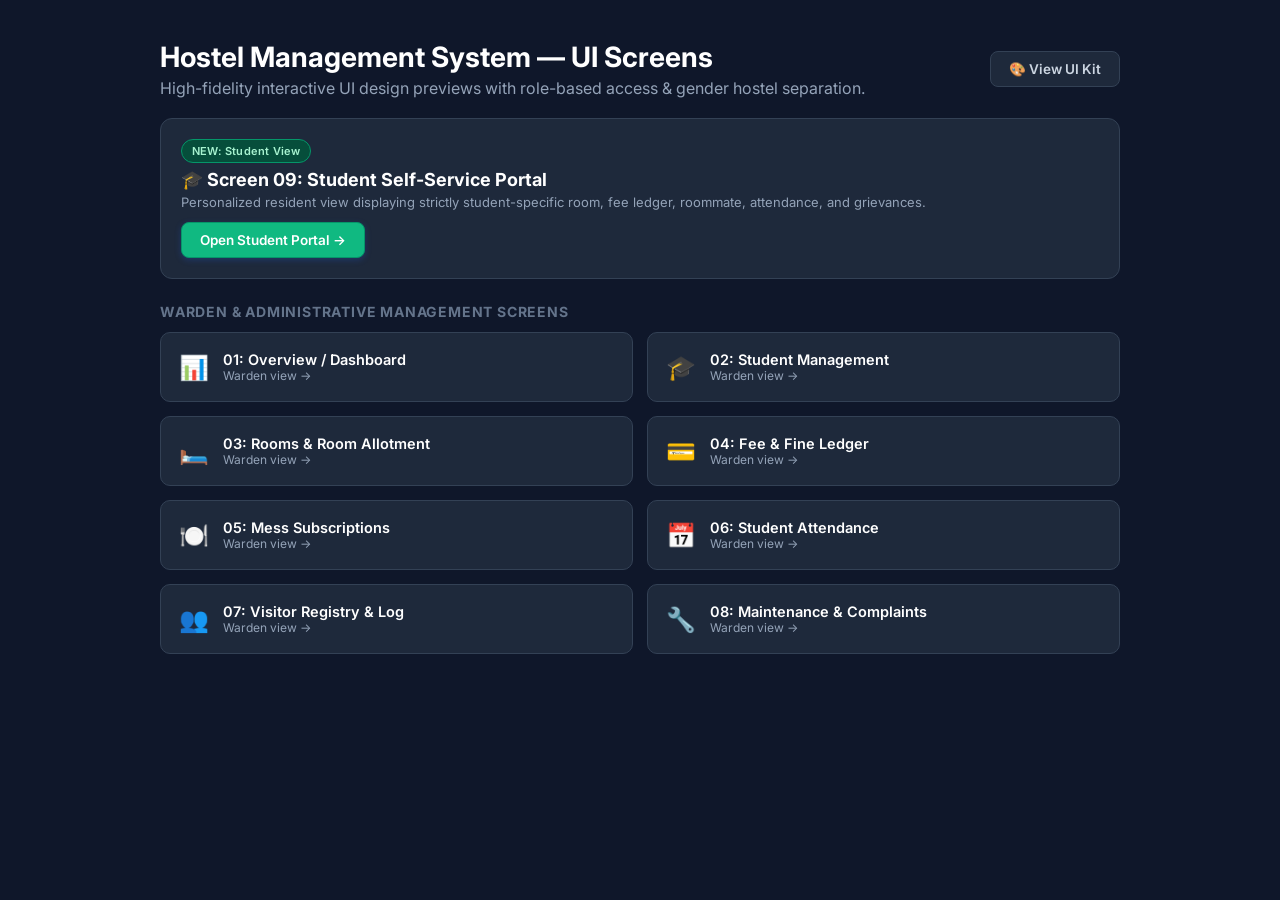
<file: docs/design/preview/index.html>
<!DOCTYPE html>
<html>
<head>
    <title>Hostel Management System - Screen Directory</title>
    <link rel="stylesheet" href="styles.css">
</head>
<body style="padding: 40px; background: #0f172a; color: white; display: flex; flex-direction: column; align-items: center;">
    <div style="max-width: 960px; width: 100%;">
        <div style="display: flex; align-items: center; justify-content: space-between; margin-bottom: 20px; flex-wrap: wrap; gap: 12px;">
            <div>
                <h1 style="font-size: 28px; margin-bottom: 4px;">Hostel Management System — UI Screens</h1>
                <p style="color: #94a3b8;">High-fidelity interactive UI design previews with role-based access & gender hostel separation.</p>
            </div>
            <a href="00-ui-kit.html" class="btn btn-outline" style="background: #1e293b; color: #cbd5e1; border-color: #334155;">🎨 View UI Kit</a>
        </div>

        <div style="background: #1e293b; border: 1px solid #334155; border-radius: 12px; padding: 20px; margin-bottom: 24px;">
            <div style="display: flex; align-items: center; justify-content: space-between; flex-wrap: wrap; gap: 12px;">
                <div>
                    <span class="badge badge-paid" style="background: #064e3b; color: #a7f3d0; border-color: #059669; font-size: 11px; margin-bottom: 6px;">NEW: Student View</span>
                    <h2 style="font-size: 18px; margin-bottom: 4px;">🎓 Screen 09: Student Self-Service Portal</h2>
                    <p style="color: #94a3b8; font-size: 13px;">Personalized resident view displaying strictly student-specific room, fee ledger, roommate, attendance, and grievances.</p>
                </div>
                <a href="09-student-portal.html" class="btn btn-primary" style="background: #10b981; border-color: #059669;">Open Student Portal →</a>
            </div>
        </div>

        <h3 style="font-size: 14px; text-transform: uppercase; color: #64748b; letter-spacing: 0.8px; margin-bottom: 12px;">Warden & Administrative Management Screens</h3>
        <div style="display: grid; grid-template-columns: repeat(2, 1fr); gap: 14px;">
    
            <a href="01-dashboard.html" style="background: #1e293b; padding: 18px; border-radius: 10px; text-decoration: none; color: white; display: flex; align-items: center; gap: 14px; border: 1px solid #334155; transition: transform 0.15s ease;">
                <span style="font-size: 24px;">📊</span>
                <div>
                    <div style="font-weight: 600; font-size: 14.5px;">01: Overview / Dashboard</div>
                    <div style="font-size: 12px; color: #94a3b8;">Warden view →</div>
                </div>
            </a>
        
            <a href="02-students.html" style="background: #1e293b; padding: 18px; border-radius: 10px; text-decoration: none; color: white; display: flex; align-items: center; gap: 14px; border: 1px solid #334155; transition: transform 0.15s ease;">
                <span style="font-size: 24px;">🎓</span>
                <div>
                    <div style="font-weight: 600; font-size: 14.5px;">02: Student Management</div>
                    <div style="font-size: 12px; color: #94a3b8;">Warden view →</div>
                </div>
            </a>
        
            <a href="03-rooms-allotment.html" style="background: #1e293b; padding: 18px; border-radius: 10px; text-decoration: none; color: white; display: flex; align-items: center; gap: 14px; border: 1px solid #334155; transition: transform 0.15s ease;">
                <span style="font-size: 24px;">🛏️</span>
                <div>
                    <div style="font-weight: 600; font-size: 14.5px;">03: Rooms & Room Allotment</div>
                    <div style="font-size: 12px; color: #94a3b8;">Warden view →</div>
                </div>
            </a>
        
            <a href="04-fees-fines.html" style="background: #1e293b; padding: 18px; border-radius: 10px; text-decoration: none; color: white; display: flex; align-items: center; gap: 14px; border: 1px solid #334155; transition: transform 0.15s ease;">
                <span style="font-size: 24px;">💳</span>
                <div>
                    <div style="font-weight: 600; font-size: 14.5px;">04: Fee & Fine Ledger</div>
                    <div style="font-size: 12px; color: #94a3b8;">Warden view →</div>
                </div>
            </a>
        
            <a href="05-mess.html" style="background: #1e293b; padding: 18px; border-radius: 10px; text-decoration: none; color: white; display: flex; align-items: center; gap: 14px; border: 1px solid #334155; transition: transform 0.15s ease;">
                <span style="font-size: 24px;">🍽️</span>
                <div>
                    <div style="font-weight: 600; font-size: 14.5px;">05: Mess Subscriptions</div>
                    <div style="font-size: 12px; color: #94a3b8;">Warden view →</div>
                </div>
            </a>
        
            <a href="06-attendance.html" style="background: #1e293b; padding: 18px; border-radius: 10px; text-decoration: none; color: white; display: flex; align-items: center; gap: 14px; border: 1px solid #334155; transition: transform 0.15s ease;">
                <span style="font-size: 24px;">📅</span>
                <div>
                    <div style="font-weight: 600; font-size: 14.5px;">06: Student Attendance</div>
                    <div style="font-size: 12px; color: #94a3b8;">Warden view →</div>
                </div>
            </a>
        
            <a href="07-visitors.html" style="background: #1e293b; padding: 18px; border-radius: 10px; text-decoration: none; color: white; display: flex; align-items: center; gap: 14px; border: 1px solid #334155; transition: transform 0.15s ease;">
                <span style="font-size: 24px;">👥</span>
                <div>
                    <div style="font-weight: 600; font-size: 14.5px;">07: Visitor Registry & Log</div>
                    <div style="font-size: 12px; color: #94a3b8;">Warden view →</div>
                </div>
            </a>
        
            <a href="08-maintenance-complaints.html" style="background: #1e293b; padding: 18px; border-radius: 10px; text-decoration: none; color: white; display: flex; align-items: center; gap: 14px; border: 1px solid #334155; transition: transform 0.15s ease;">
                <span style="font-size: 24px;">🔧</span>
                <div>
                    <div style="font-weight: 600; font-size: 14.5px;">08: Maintenance & Complaints</div>
                    <div style="font-size: 12px; color: #94a3b8;">Warden view →</div>
                </div>
            </a>
        
        </div>
    </div>
</body>
</html>
</file>
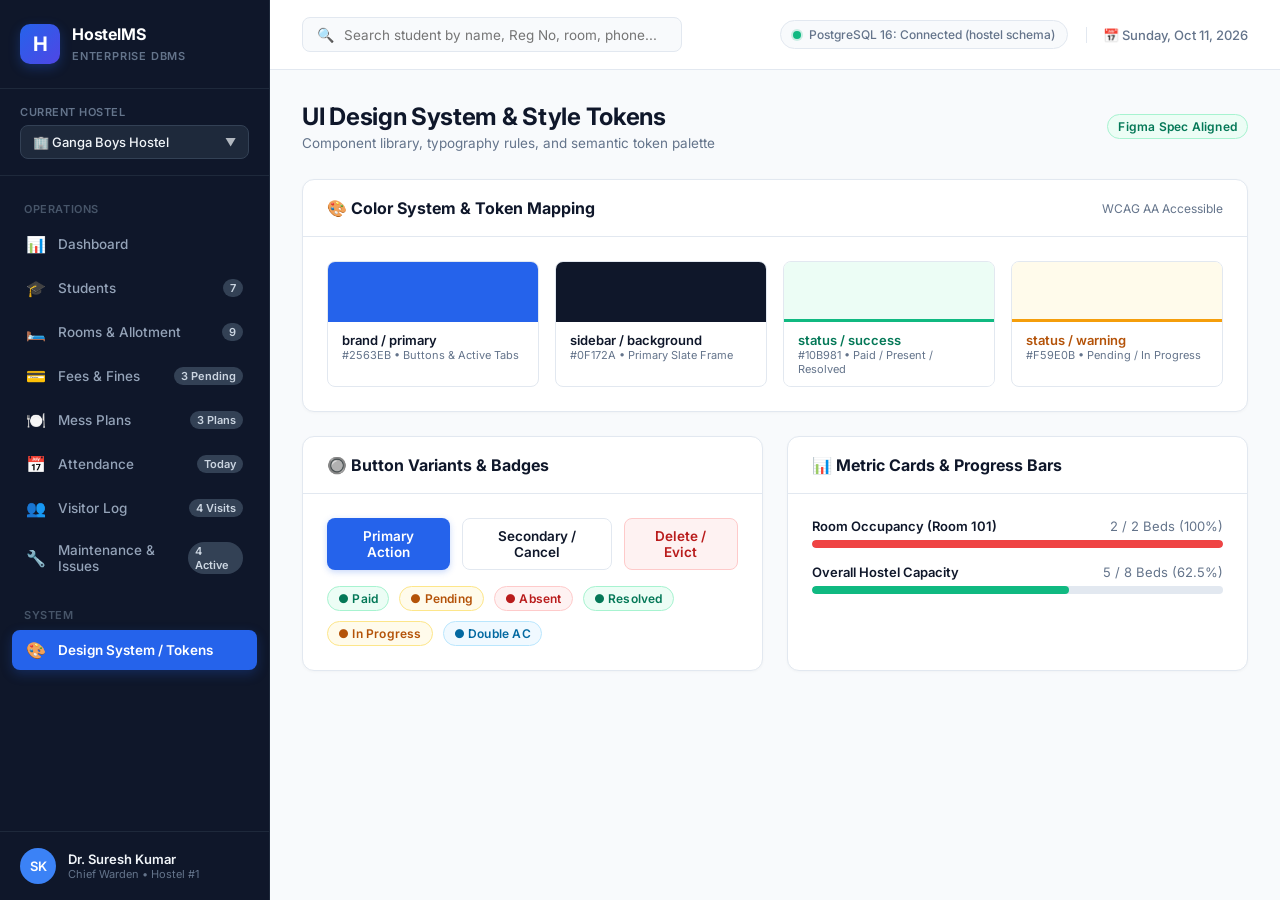
<file: docs/design/preview/00-ui-kit.html>
<!DOCTYPE html>
<html lang="en">
<head>
    <meta charset="UTF-8">
    <meta name="viewport" content="width=device-width, initial-scale=1.0">
    <title>Design System & UI Kit - Hostel Management System UI</title>
    <link rel="stylesheet" href="styles.css">
</head>
<body>
    <div class="app-container">
        
    <aside class="sidebar">
        <div class="sidebar-header">
            <div class="logo-badge">H</div>
            <div class="logo-text">
                <h1>HostelMS</h1>
                <span>Enterprise DBMS</span>
            </div>
        </div>

        <div class="hostel-selector-box">
            <label>Current Hostel</label>
            <div class="hostel-pill">
                <span>🏢 Ganga Boys Hostel</span>
                <span style="font-size: 11px; opacity: 0.7;">▼</span>
            </div>
        </div>

        <div class="sidebar-nav">
            <div class="nav-section-title">Operations</div>
            
        <a href="01-dashboard.html" class="nav-item ">
            <div class="nav-item-left">
                <span style="font-size: 16px;">📊</span>
                <span>Dashboard</span>
            </div>
            
        </a>
        
        <a href="02-students.html" class="nav-item ">
            <div class="nav-item-left">
                <span style="font-size: 16px;">🎓</span>
                <span>Students</span>
            </div>
            <span class="nav-badge">7</span>
        </a>
        
        <a href="03-rooms-allotment.html" class="nav-item ">
            <div class="nav-item-left">
                <span style="font-size: 16px;">🛏️</span>
                <span>Rooms & Allotment</span>
            </div>
            <span class="nav-badge">9</span>
        </a>
        
        <a href="04-fees-fines.html" class="nav-item ">
            <div class="nav-item-left">
                <span style="font-size: 16px;">💳</span>
                <span>Fees & Fines</span>
            </div>
            <span class="nav-badge">3 Pending</span>
        </a>
        
        <a href="05-mess.html" class="nav-item ">
            <div class="nav-item-left">
                <span style="font-size: 16px;">🍽️</span>
                <span>Mess Plans</span>
            </div>
            <span class="nav-badge">3 Plans</span>
        </a>
        
        <a href="06-attendance.html" class="nav-item ">
            <div class="nav-item-left">
                <span style="font-size: 16px;">📅</span>
                <span>Attendance</span>
            </div>
            <span class="nav-badge">Today</span>
        </a>
        
        <a href="07-visitors.html" class="nav-item ">
            <div class="nav-item-left">
                <span style="font-size: 16px;">👥</span>
                <span>Visitor Log</span>
            </div>
            <span class="nav-badge">4 Visits</span>
        </a>
        
        <a href="08-maintenance-complaints.html" class="nav-item ">
            <div class="nav-item-left">
                <span style="font-size: 16px;">🔧</span>
                <span>Maintenance & Issues</span>
            </div>
            <span class="nav-badge">4 Active</span>
        </a>
        
            <div class="nav-section-title" style="margin-top: 12px;">System</div>
            <a href="00-ui-kit.html" class="nav-item active">
                <div class="nav-item-left">
                    <span style="font-size: 16px;">🎨</span>
                    <span>Design System / Tokens</span>
                </div>
            </a>
        </div>

        <div class="sidebar-footer">
            <div class="user-avatar">SK</div>
            <div class="user-info">
                <h4>Dr. Suresh Kumar</h4>
                <p>Chief Warden • Hostel #1</p>
            </div>
        </div>
    </aside>
    
        <div class="main-wrapper">
            
    <header class="topbar">
        <div class="search-box">
            <span style="color: #94a3b8; font-size: 14px;">🔍</span>
            <input type="text" placeholder="Search student by name, Reg No, room, phone..." />
        </div>
        <div class="topbar-actions">
            <div class="system-status-indicator">
                <span class="dot-online"></span>
                <span>PostgreSQL 16: Connected (hostel schema)</span>
            </div>
            <div style="font-size: 13px; font-weight: 500; color: #64748b; border-left: 1px solid #e2e8f0; padding-left: 16px;">
                📅 Sunday, Oct 11, 2026
            </div>
        </div>
    </header>
    
            <main class="content-body">
                
    <div class="page-header">
        <div class="page-title-group">
            <h2>UI Design System & Style Tokens</h2>
            <p>Component library, typography rules, and semantic token palette</p>
        </div>
        <div class="header-actions">
            <span class="badge badge-paid">Figma Spec Aligned</span>
        </div>
    </div>

    <!-- Color Tokens Grid -->
    <div class="card-panel" style="margin-bottom: 24px;">
        <div class="panel-header">
            <h3>🎨 Color System & Token Mapping</h3>
            <span style="font-size: 12px; color: #64748b;">WCAG AA Accessible</span>
        </div>
        <div style="padding: 24px; display: grid; grid-template-columns: repeat(4, 1fr); gap: 16px;">
            <div style="border: 1px solid #e2e8f0; border-radius: 8px; overflow: hidden;">
                <div style="height: 60px; background: #2563eb;"></div>
                <div style="padding: 10px 14px; background: white;">
                    <div style="font-weight: 600; font-size: 13px;">brand / primary</div>
                    <div style="font-size: 11px; color: #64748b;">#2563EB • Buttons & Active Tabs</div>
                </div>
            </div>
            <div style="border: 1px solid #e2e8f0; border-radius: 8px; overflow: hidden;">
                <div style="height: 60px; background: #0f172a;"></div>
                <div style="padding: 10px 14px; background: white;">
                    <div style="font-weight: 600; font-size: 13px;">sidebar / background</div>
                    <div style="font-size: 11px; color: #64748b;">#0F172A • Primary Slate Frame</div>
                </div>
            </div>
            <div style="border: 1px solid #e2e8f0; border-radius: 8px; overflow: hidden;">
                <div style="height: 60px; background: #ecfdf5; border-bottom: 3px solid #10b981;"></div>
                <div style="padding: 10px 14px; background: white;">
                    <div style="font-weight: 600; font-size: 13px; color: #047857;">status / success</div>
                    <div style="font-size: 11px; color: #64748b;">#10B981 • Paid / Present / Resolved</div>
                </div>
            </div>
            <div style="border: 1px solid #e2e8f0; border-radius: 8px; overflow: hidden;">
                <div style="height: 60px; background: #fffbeb; border-bottom: 3px solid #f59e0b;"></div>
                <div style="padding: 10px 14px; background: white;">
                    <div style="font-weight: 600; font-size: 13px; color: #b45309;">status / warning</div>
                    <div style="font-size: 11px; color: #64748b;">#F59E0B • Pending / In Progress</div>
                </div>
            </div>
        </div>
    </div>

    <!-- UI Components Demo -->
    <div style="display: grid; grid-template-columns: 1fr 1fr; gap: 24px;">
        <div class="card-panel">
            <div class="panel-header">
                <h3>🔘 Button Variants & Badges</h3>
            </div>
            <div style="padding: 24px; display: flex; flex-direction: column; gap: 16px;">
                <div style="display: flex; gap: 12px; align-items: center;">
                    <button class="btn btn-primary">Primary Action</button>
                    <button class="btn btn-outline">Secondary / Cancel</button>
                    <button class="btn" style="background: #fef2f2; color: #b91c1c; border-color: #fecaca;">Delete / Evict</button>
                </div>
                <div style="display: flex; gap: 10px; align-items: center; flex-wrap: wrap;">
                    <span class="badge badge-paid">● Paid</span>
                    <span class="badge badge-pending">● Pending</span>
                    <span class="badge badge-absent">● Absent</span>
                    <span class="badge badge-resolved">● Resolved</span>
                    <span class="badge badge-progress">● In Progress</span>
                    <span class="badge badge-info">● Double AC</span>
                </div>
            </div>
        </div>

        <div class="card-panel">
            <div class="panel-header">
                <h3>📊 Metric Cards & Progress Bars</h3>
            </div>
            <div style="padding: 24px;">
                <div style="margin-bottom: 16px;">
                    <div style="display: flex; justify-content: space-between; font-size: 13px; margin-bottom: 6px;">
                        <span style="font-weight: 600;">Room Occupancy (Room 101)</span>
                        <span style="color: #64748b;">2 / 2 Beds (100%)</span>
                    </div>
                    <div class="progress-bar-bg" style="width: 100%; height: 8px;">
                        <div class="progress-bar-fill fill-red" style="width: 100%;"></div>
                    </div>
                </div>
                <div>
                    <div style="display: flex; justify-content: space-between; font-size: 13px; margin-bottom: 6px;">
                        <span style="font-weight: 600;">Overall Hostel Capacity</span>
                        <span style="color: #64748b;">5 / 8 Beds (62.5%)</span>
                    </div>
                    <div class="progress-bar-bg" style="width: 100%; height: 8px;">
                        <div class="progress-bar-fill fill-green" style="width: 62.5%;"></div>
                    </div>
                </div>
            </div>
        </div>
    </div>
    
            </main>
        </div>
    </div>
</body>
</html>
</file>
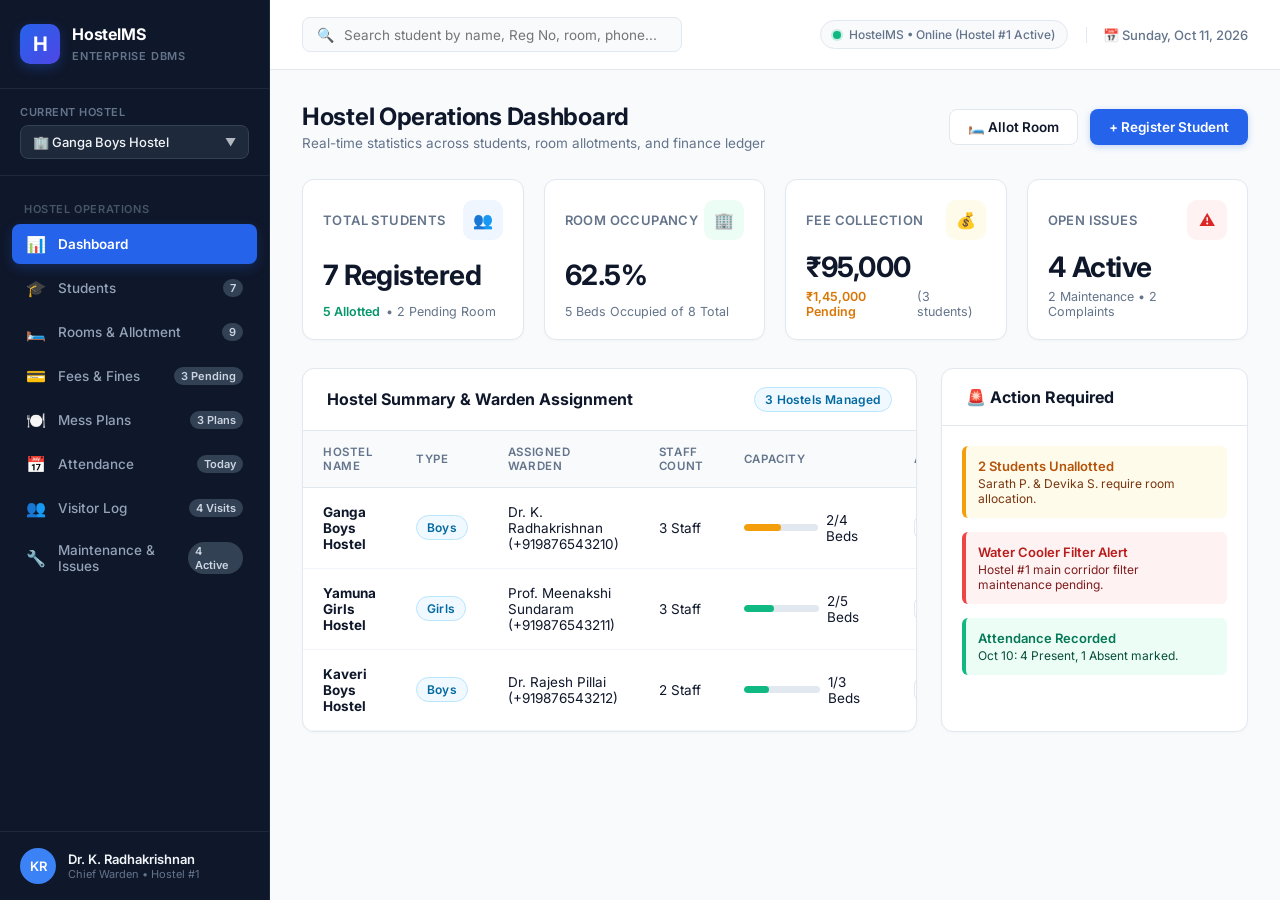
<file: docs/design/preview/01-dashboard.html>
<!DOCTYPE html>
<html lang="en">
<head>
    <meta charset="UTF-8">
    <meta name="viewport" content="width=device-width, initial-scale=1.0">
    <title>Overview Dashboard - Hostel Management System</title>
    <link rel="stylesheet" href="styles.css">
</head>
<body>
    <div class="app-container">
        
    <aside class="sidebar">
        <div class="sidebar-header">
            <div class="logo-badge">H</div>
            <div class="logo-text">
                <h1>HostelMS</h1>
                <span>Enterprise DBMS</span>
            </div>
        </div>

        <div class="hostel-selector-box">
            <label>Current Hostel</label>
            <div class="hostel-pill">
                <span>🏢 Ganga Boys Hostel</span>
                <span style="font-size: 11px; opacity: 0.7;">▼</span>
            </div>
        </div>

        <div class="sidebar-nav">
            <div class="nav-section-title">Hostel Operations</div>
            
        <a href="01-dashboard.html" class="nav-item active">
            <div class="nav-item-left">
                <span style="font-size: 16px;">📊</span>
                <span>Dashboard</span>
            </div>
            
        </a>
        
        <a href="02-students.html" class="nav-item ">
            <div class="nav-item-left">
                <span style="font-size: 16px;">🎓</span>
                <span>Students</span>
            </div>
            <span class="nav-badge">7</span>
        </a>
        
        <a href="03-rooms-allotment.html" class="nav-item ">
            <div class="nav-item-left">
                <span style="font-size: 16px;">🛏️</span>
                <span>Rooms & Allotment</span>
            </div>
            <span class="nav-badge">9</span>
        </a>
        
        <a href="04-fees-fines.html" class="nav-item ">
            <div class="nav-item-left">
                <span style="font-size: 16px;">💳</span>
                <span>Fees & Fines</span>
            </div>
            <span class="nav-badge">3 Pending</span>
        </a>
        
        <a href="05-mess.html" class="nav-item ">
            <div class="nav-item-left">
                <span style="font-size: 16px;">🍽️</span>
                <span>Mess Plans</span>
            </div>
            <span class="nav-badge">3 Plans</span>
        </a>
        
        <a href="06-attendance.html" class="nav-item ">
            <div class="nav-item-left">
                <span style="font-size: 16px;">📅</span>
                <span>Attendance</span>
            </div>
            <span class="nav-badge">Today</span>
        </a>
        
        <a href="07-visitors.html" class="nav-item ">
            <div class="nav-item-left">
                <span style="font-size: 16px;">👥</span>
                <span>Visitor Log</span>
            </div>
            <span class="nav-badge">4 Visits</span>
        </a>
        
        <a href="08-maintenance-complaints.html" class="nav-item ">
            <div class="nav-item-left">
                <span style="font-size: 16px;">🔧</span>
                <span>Maintenance & Issues</span>
            </div>
            <span class="nav-badge">4 Active</span>
        </a>
        
        </div>

        <div class="sidebar-footer">
            <div class="user-avatar">KR</div>
            <div class="user-info">
                <h4>Dr. K. Radhakrishnan</h4>
                <p>Chief Warden • Hostel #1</p>
            </div>
        </div>
    </aside>
    
        <div class="main-wrapper">
            
    <header class="topbar">
        <div class="search-box">
            <span style="color: #94a3b8; font-size: 14px;">🔍</span>
            <input type="text" placeholder="Search student by name, Reg No, room, phone..." />
        </div>
        <div class="topbar-actions">
            <div class="system-status-indicator">
                <span class="dot-online"></span>
                <span>HostelMS • Online (Hostel #1 Active)</span>
            </div>
            <div style="font-size: 13px; font-weight: 500; color: #64748b; border-left: 1px solid #e2e8f0; padding-left: 16px;">
                📅 Sunday, Oct 11, 2026
            </div>
        </div>
    </header>
    
            <main class="content-body">
                
    <div class="page-header">
        <div class="page-title-group">
            <h2>Hostel Operations Dashboard</h2>
            <p>Real-time statistics across students, room allotments, and finance ledger</p>
        </div>
        <div class="header-actions">
            <a href="03-rooms-allotment.html" class="btn btn-outline">🛏️ Allot Room</a>
            <a href="02-students.html" class="btn btn-primary">+ Register Student</a>
        </div>
    </div>

    <div class="stats-grid">
        <div class="stat-card">
            <div class="stat-card-top">
                <span class="stat-label">Total Students</span>
                <div class="stat-icon-wrapper icon-blue">👥</div>
            </div>
            <div class="stat-value">7 Registered</div>
            <div class="stat-subtext"><span class="trend-up">5 Allotted</span> • 2 Pending Room</div>
        </div>
        <div class="stat-card">
            <div class="stat-card-top">
                <span class="stat-label">Room Occupancy</span>
                <div class="stat-icon-wrapper icon-emerald">🏢</div>
            </div>
            <div class="stat-value">62.5%</div>
            <div class="stat-subtext">5 Beds Occupied of 8 Total</div>
        </div>
        <div class="stat-card">
            <div class="stat-card-top">
                <span class="stat-label">Fee Collection</span>
                <div class="stat-icon-wrapper icon-amber">💰</div>
            </div>
            <div class="stat-value">₹95,000</div>
            <div class="stat-subtext"><span class="trend-warning">₹1,45,000 Pending</span> (3 students)</div>
        </div>
        <div class="stat-card">
            <div class="stat-card-top">
                <span class="stat-label">Open Issues</span>
                <div class="stat-icon-wrapper icon-rose">⚠️</div>
            </div>
            <div class="stat-value">4 Active</div>
            <div class="stat-subtext">2 Maintenance • 2 Complaints</div>
        </div>
    </div>

    <div style="display: grid; grid-template-columns: 2fr 1fr; gap: 24px;">
        <!-- Left: Hostel Summary -->
        <div class="card-panel">
            <div class="panel-header">
                <h3>Hostel Summary & Warden Assignment</h3>
                <span class="badge badge-info">3 Hostels Managed</span>
            </div>
            <div class="table-responsive">
                <table class="data-table">
                    <thead>
                        <tr>
                            <th>Hostel Name</th>
                            <th>Type</th>
                            <th>Assigned Warden</th>
                            <th>Staff Count</th>
                            <th>Capacity</th>
                            <th>Action</th>
                        </tr>
                    </thead>
                    <tbody>
                        <tr>
                            <td><strong>Ganga Boys Hostel</strong></td>
                            <td><span class="badge badge-info">Boys</span></td>
                            <td>Dr. K. Radhakrishnan (+919876543210)</td>
                            <td>3 Staff</td>
                            <td>
                                <div class="capacity-container">
                                    <div class="progress-bar-bg"><div class="progress-bar-fill fill-amber" style="width: 50%;"></div></div>
                                    <span>2/4 Beds</span>
                                </div>
                            </td>
                            <td><a href="03-rooms-allotment.html" class="btn btn-outline" style="padding: 4px 10px; font-size: 12px;">Manage</a></td>
                        </tr>
                        <tr>
                            <td><strong>Yamuna Girls Hostel</strong></td>
                            <td><span class="badge badge-info">Girls</span></td>
                            <td>Prof. Meenakshi Sundaram (+919876543211)</td>
                            <td>3 Staff</td>
                            <td>
                                <div class="capacity-container">
                                    <div class="progress-bar-bg"><div class="progress-bar-fill fill-green" style="width: 40%;"></div></div>
                                    <span>2/5 Beds</span>
                                </div>
                            </td>
                            <td><a href="03-rooms-allotment.html" class="btn btn-outline" style="padding: 4px 10px; font-size: 12px;">Manage</a></td>
                        </tr>
                        <tr>
                            <td><strong>Kaveri Boys Hostel</strong></td>
                            <td><span class="badge badge-info">Boys</span></td>
                            <td>Dr. Rajesh Pillai (+919876543212)</td>
                            <td>2 Staff</td>
                            <td>
                                <div class="capacity-container">
                                    <div class="progress-bar-bg"><div class="progress-bar-fill fill-green" style="width: 33%;"></div></div>
                                    <span>1/3 Beds</span>
                                </div>
                            </td>
                            <td><a href="03-rooms-allotment.html" class="btn btn-outline" style="padding: 4px 10px; font-size: 12px;">Manage</a></td>
                        </tr>
                    </tbody>
                </table>
            </div>
        </div>

        <!-- Right: Urgent Alerts -->
        <div class="card-panel">
            <div class="panel-header">
                <h3>🚨 Action Required</h3>
            </div>
            <div style="padding: 20px; display: flex; flex-direction: column; gap: 14px;">
                <div style="padding: 12px; background: #fffbeb; border-left: 4px solid #f59e0b; border-radius: 6px;">
                    <div style="font-weight: 600; font-size: 13px; color: #b45309;">2 Students Unallotted</div>
                    <div style="font-size: 12px; color: #78350f; margin-top: 2px;">Sarath P. & Devika S. require room allocation.</div>
                </div>
                <div style="padding: 12px; background: #fef2f2; border-left: 4px solid #ef4444; border-radius: 6px;">
                    <div style="font-weight: 600; font-size: 13px; color: #b91c1c;">Water Cooler Filter Alert</div>
                    <div style="font-size: 12px; color: #7f1d1d; margin-top: 2px;">Hostel #1 main corridor filter maintenance pending.</div>
                </div>
                <div style="padding: 12px; background: #ecfdf5; border-left: 4px solid #10b981; border-radius: 6px;">
                    <div style="font-weight: 600; font-size: 13px; color: #047857;">Attendance Recorded</div>
                    <div style="font-size: 12px; color: #064e3b; margin-top: 2px;">Oct 10: 4 Present, 1 Absent marked.</div>
                </div>
            </div>
        </div>
    </div>
    
            </main>
        </div>
    </div>
</body>
</html>
</file>
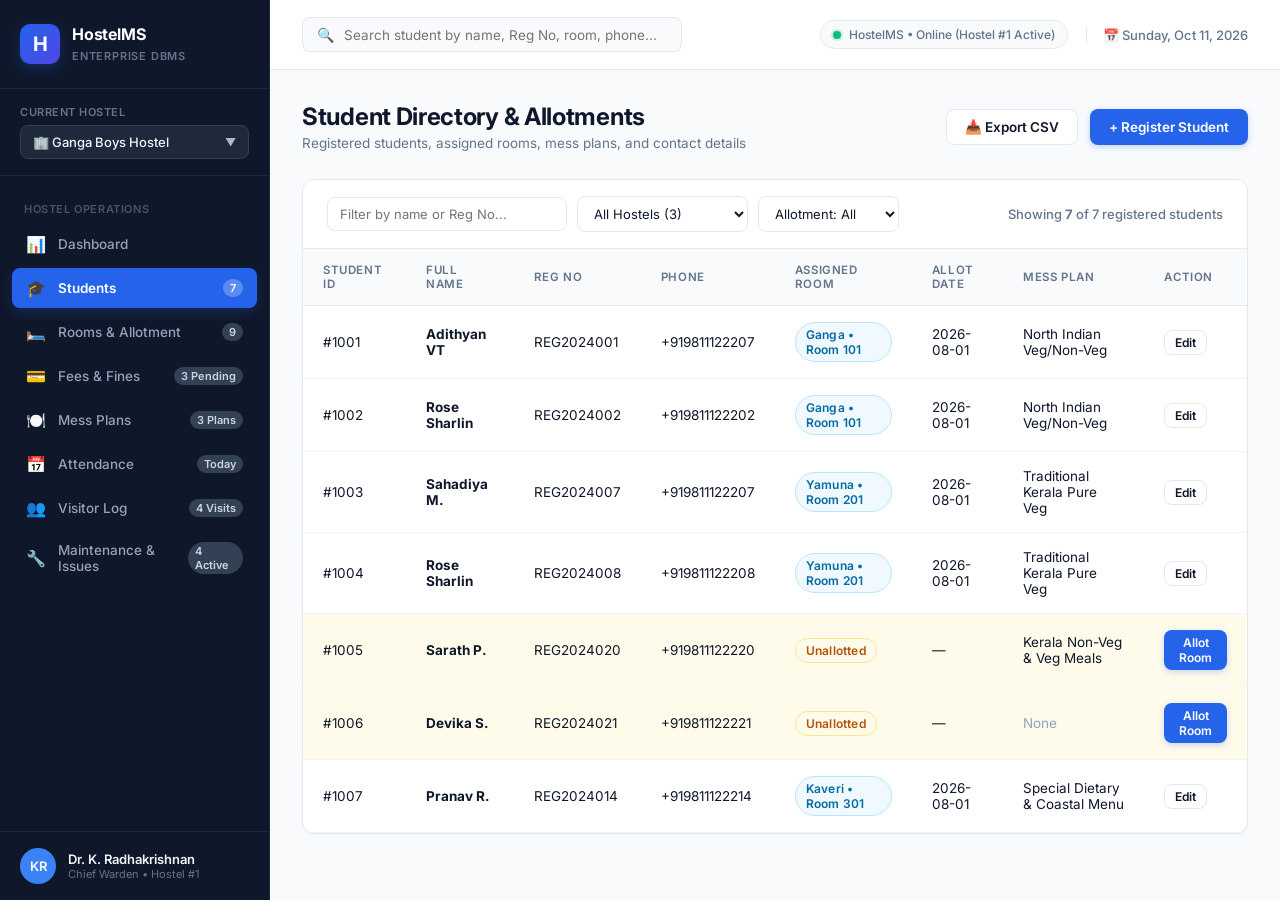
<file: docs/design/preview/02-students.html>
<!DOCTYPE html>
<html lang="en">
<head>
    <meta charset="UTF-8">
    <meta name="viewport" content="width=device-width, initial-scale=1.0">
    <title>Student Management - Hostel Management System</title>
    <link rel="stylesheet" href="styles.css">
</head>
<body>
    <div class="app-container">
        
    <aside class="sidebar">
        <div class="sidebar-header">
            <div class="logo-badge">H</div>
            <div class="logo-text">
                <h1>HostelMS</h1>
                <span>Enterprise DBMS</span>
            </div>
        </div>

        <div class="hostel-selector-box">
            <label>Current Hostel</label>
            <div class="hostel-pill">
                <span>🏢 Ganga Boys Hostel</span>
                <span style="font-size: 11px; opacity: 0.7;">▼</span>
            </div>
        </div>

        <div class="sidebar-nav">
            <div class="nav-section-title">Hostel Operations</div>
            
        <a href="01-dashboard.html" class="nav-item ">
            <div class="nav-item-left">
                <span style="font-size: 16px;">📊</span>
                <span>Dashboard</span>
            </div>
            
        </a>
        
        <a href="02-students.html" class="nav-item active">
            <div class="nav-item-left">
                <span style="font-size: 16px;">🎓</span>
                <span>Students</span>
            </div>
            <span class="nav-badge">7</span>
        </a>
        
        <a href="03-rooms-allotment.html" class="nav-item ">
            <div class="nav-item-left">
                <span style="font-size: 16px;">🛏️</span>
                <span>Rooms & Allotment</span>
            </div>
            <span class="nav-badge">9</span>
        </a>
        
        <a href="04-fees-fines.html" class="nav-item ">
            <div class="nav-item-left">
                <span style="font-size: 16px;">💳</span>
                <span>Fees & Fines</span>
            </div>
            <span class="nav-badge">3 Pending</span>
        </a>
        
        <a href="05-mess.html" class="nav-item ">
            <div class="nav-item-left">
                <span style="font-size: 16px;">🍽️</span>
                <span>Mess Plans</span>
            </div>
            <span class="nav-badge">3 Plans</span>
        </a>
        
        <a href="06-attendance.html" class="nav-item ">
            <div class="nav-item-left">
                <span style="font-size: 16px;">📅</span>
                <span>Attendance</span>
            </div>
            <span class="nav-badge">Today</span>
        </a>
        
        <a href="07-visitors.html" class="nav-item ">
            <div class="nav-item-left">
                <span style="font-size: 16px;">👥</span>
                <span>Visitor Log</span>
            </div>
            <span class="nav-badge">4 Visits</span>
        </a>
        
        <a href="08-maintenance-complaints.html" class="nav-item ">
            <div class="nav-item-left">
                <span style="font-size: 16px;">🔧</span>
                <span>Maintenance & Issues</span>
            </div>
            <span class="nav-badge">4 Active</span>
        </a>
        
        </div>

        <div class="sidebar-footer">
            <div class="user-avatar">KR</div>
            <div class="user-info">
                <h4>Dr. K. Radhakrishnan</h4>
                <p>Chief Warden • Hostel #1</p>
            </div>
        </div>
    </aside>
    
        <div class="main-wrapper">
            
    <header class="topbar">
        <div class="search-box">
            <span style="color: #94a3b8; font-size: 14px;">🔍</span>
            <input type="text" placeholder="Search student by name, Reg No, room, phone..." />
        </div>
        <div class="topbar-actions">
            <div class="system-status-indicator">
                <span class="dot-online"></span>
                <span>HostelMS • Online (Hostel #1 Active)</span>
            </div>
            <div style="font-size: 13px; font-weight: 500; color: #64748b; border-left: 1px solid #e2e8f0; padding-left: 16px;">
                📅 Sunday, Oct 11, 2026
            </div>
        </div>
    </header>
    
            <main class="content-body">
                
    <div class="page-header">
        <div class="page-title-group">
            <h2>Student Directory & Allotments</h2>
            <p>Registered students, assigned rooms, mess plans, and contact details</p>
        </div>
        <div class="header-actions">
            <button class="btn btn-outline">📥 Export CSV</button>
            <button class="btn btn-primary">+ Register Student</button>
        </div>
    </div>

    <div class="card-panel">
        <div class="filter-bar">
            <div class="filter-group">
                <input type="text" placeholder="Filter by name or Reg No..." class="select-input" style="width: 240px;" />
                <select class="select-input">
                    <option>All Hostels (3)</option>
                    <option>Ganga Boys Hostel</option>
                    <option>Yamuna Girls Hostel</option>
                    <option>Kaveri Boys Hostel</option>
                </select>
                <select class="select-input">
                    <option>Allotment: All</option>
                    <option>Allotted Only</option>
                    <option>Unallotted Only</option>
                </select>
            </div>
            <div style="font-size: 13px; color: #64748b; font-weight: 500;">
                Showing <strong>7</strong> of 7 registered students
            </div>
        </div>

        <div class="table-responsive">
            <table class="data-table">
                <thead>
                    <tr>
                        <th>Student ID</th>
                        <th>Full Name</th>
                        <th>Reg No</th>
                        <th>Phone</th>
                        <th>Assigned Room</th>
                        <th>Allot Date</th>
                        <th>Mess Plan</th>
                        <th>Action</th>
                    </tr>
                </thead>
                <tbody>
                    <tr>
                        <td>#1001</td>
                        <td><strong>Adithyan VT</strong></td>
                        <td><code>REG2024001</code></td>
                        <td>+919811122207</td>
                        <td><span class="badge badge-info">Ganga • Room 101</span></td>
                        <td>2026-08-01</td>
                        <td>North Indian Veg/Non-Veg</td>
                        <td><button class="btn btn-outline" style="padding: 4px 10px; font-size: 12px;">Edit</button></td>
                    </tr>
                    <tr>
                        <td>#1002</td>
                        <td><strong>Rose Sharlin</strong></td>
                        <td><code>REG2024002</code></td>
                        <td>+919811122202</td>
                        <td><span class="badge badge-info">Ganga • Room 101</span></td>
                        <td>2026-08-01</td>
                        <td>North Indian Veg/Non-Veg</td>
                        <td><button class="btn btn-outline" style="padding: 4px 10px; font-size: 12px;">Edit</button></td>
                    </tr>
                    <tr>
                        <td>#1003</td>
                        <td><strong>Sahadiya M.</strong></td>
                        <td><code>REG2024007</code></td>
                        <td>+919811122207</td>
                        <td><span class="badge badge-info">Yamuna • Room 201</span></td>
                        <td>2026-08-01</td>
                        <td>Traditional Kerala Pure Veg</td>
                        <td><button class="btn btn-outline" style="padding: 4px 10px; font-size: 12px;">Edit</button></td>
                    </tr>
                    <tr>
                        <td>#1004</td>
                        <td><strong>Rose Sharlin</strong></td>
                        <td><code>REG2024008</code></td>
                        <td>+919811122208</td>
                        <td><span class="badge badge-info">Yamuna • Room 201</span></td>
                        <td>2026-08-01</td>
                        <td>Traditional Kerala Pure Veg</td>
                        <td><button class="btn btn-outline" style="padding: 4px 10px; font-size: 12px;">Edit</button></td>
                    </tr>
                    <tr style="background: #fffbeb;">
                        <td>#1005</td>
                        <td><strong>Sarath P.</strong></td>
                        <td><code>REG2024020</code></td>
                        <td>+919811122220</td>
                        <td><span class="badge badge-pending">Unallotted</span></td>
                        <td>—</td>
                        <td>Kerala Non-Veg & Veg Meals</td>
                        <td><button class="btn btn-primary" style="padding: 4px 10px; font-size: 12px;">Allot Room</button></td>
                    </tr>
                    <tr style="background: #fffbeb;">
                        <td>#1006</td>
                        <td><strong>Devika S.</strong></td>
                        <td><code>REG2024021</code></td>
                        <td>+919811122221</td>
                        <td><span class="badge badge-pending">Unallotted</span></td>
                        <td>—</td>
                        <td><span style="color: #94a3b8;">None</span></td>
                        <td><button class="btn btn-primary" style="padding: 4px 10px; font-size: 12px;">Allot Room</button></td>
                    </tr>
                    <tr>
                        <td>#1007</td>
                        <td><strong>Pranav R.</strong></td>
                        <td><code>REG2024014</code></td>
                        <td>+919811122214</td>
                        <td><span class="badge badge-info">Kaveri • Room 301</span></td>
                        <td>2026-08-01</td>
                        <td>Special Dietary & Coastal Menu</td>
                        <td><button class="btn btn-outline" style="padding: 4px 10px; font-size: 12px;">Edit</button></td>
                    </tr>
                </tbody>
            </table>
        </div>
    </div>
    
            </main>
        </div>
    </div>
</body>
</html>
</file>
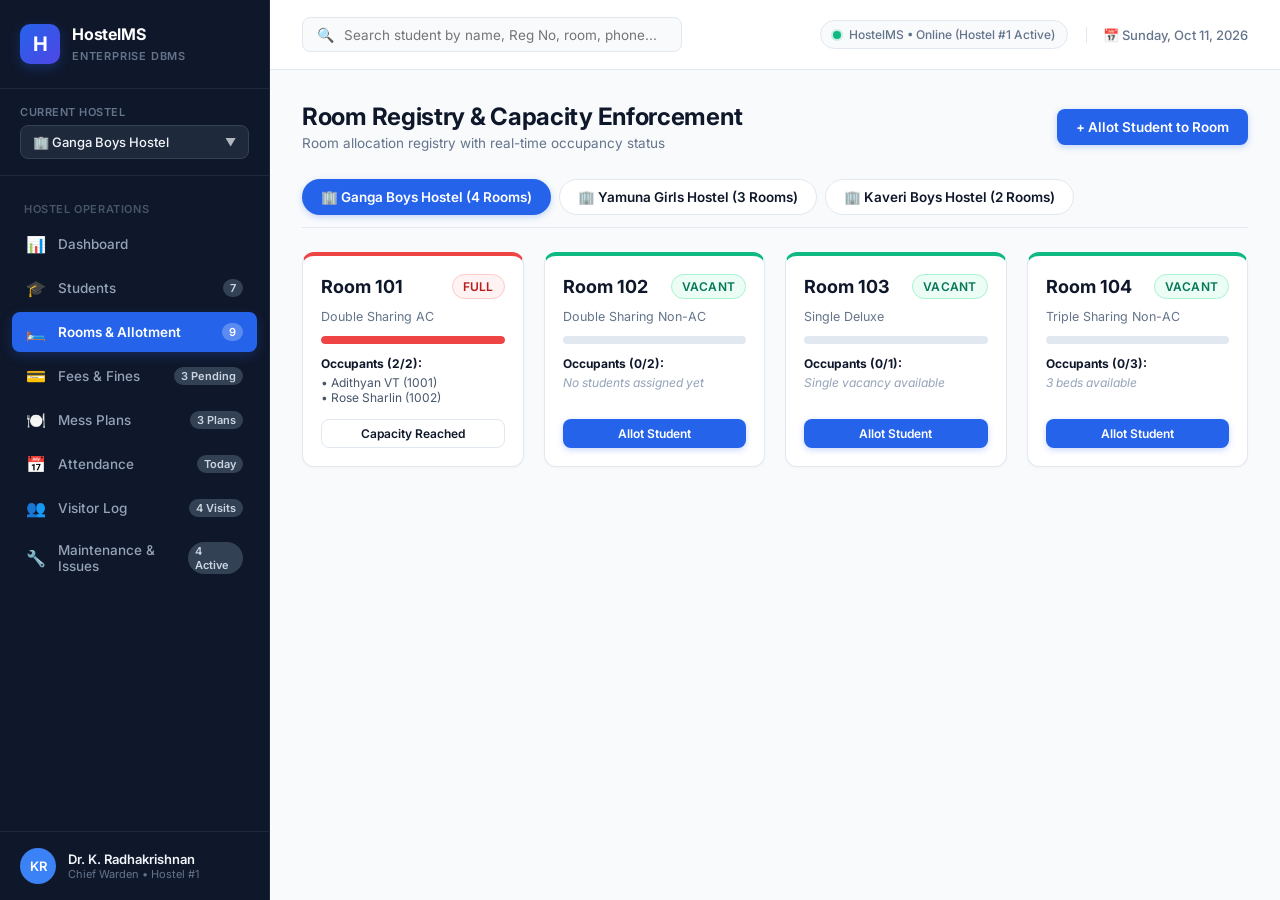
<file: docs/design/preview/03-rooms-allotment.html>
<!DOCTYPE html>
<html lang="en">
<head>
    <meta charset="UTF-8">
    <meta name="viewport" content="width=device-width, initial-scale=1.0">
    <title>Rooms & Capacity Management - Hostel Management System</title>
    <link rel="stylesheet" href="styles.css">
</head>
<body>
    <div class="app-container">
        
    <aside class="sidebar">
        <div class="sidebar-header">
            <div class="logo-badge">H</div>
            <div class="logo-text">
                <h1>HostelMS</h1>
                <span>Enterprise DBMS</span>
            </div>
        </div>

        <div class="hostel-selector-box">
            <label>Current Hostel</label>
            <div class="hostel-pill">
                <span>🏢 Ganga Boys Hostel</span>
                <span style="font-size: 11px; opacity: 0.7;">▼</span>
            </div>
        </div>

        <div class="sidebar-nav">
            <div class="nav-section-title">Hostel Operations</div>
            
        <a href="01-dashboard.html" class="nav-item ">
            <div class="nav-item-left">
                <span style="font-size: 16px;">📊</span>
                <span>Dashboard</span>
            </div>
            
        </a>
        
        <a href="02-students.html" class="nav-item ">
            <div class="nav-item-left">
                <span style="font-size: 16px;">🎓</span>
                <span>Students</span>
            </div>
            <span class="nav-badge">7</span>
        </a>
        
        <a href="03-rooms-allotment.html" class="nav-item active">
            <div class="nav-item-left">
                <span style="font-size: 16px;">🛏️</span>
                <span>Rooms & Allotment</span>
            </div>
            <span class="nav-badge">9</span>
        </a>
        
        <a href="04-fees-fines.html" class="nav-item ">
            <div class="nav-item-left">
                <span style="font-size: 16px;">💳</span>
                <span>Fees & Fines</span>
            </div>
            <span class="nav-badge">3 Pending</span>
        </a>
        
        <a href="05-mess.html" class="nav-item ">
            <div class="nav-item-left">
                <span style="font-size: 16px;">🍽️</span>
                <span>Mess Plans</span>
            </div>
            <span class="nav-badge">3 Plans</span>
        </a>
        
        <a href="06-attendance.html" class="nav-item ">
            <div class="nav-item-left">
                <span style="font-size: 16px;">📅</span>
                <span>Attendance</span>
            </div>
            <span class="nav-badge">Today</span>
        </a>
        
        <a href="07-visitors.html" class="nav-item ">
            <div class="nav-item-left">
                <span style="font-size: 16px;">👥</span>
                <span>Visitor Log</span>
            </div>
            <span class="nav-badge">4 Visits</span>
        </a>
        
        <a href="08-maintenance-complaints.html" class="nav-item ">
            <div class="nav-item-left">
                <span style="font-size: 16px;">🔧</span>
                <span>Maintenance & Issues</span>
            </div>
            <span class="nav-badge">4 Active</span>
        </a>
        
        </div>

        <div class="sidebar-footer">
            <div class="user-avatar">KR</div>
            <div class="user-info">
                <h4>Dr. K. Radhakrishnan</h4>
                <p>Chief Warden • Hostel #1</p>
            </div>
        </div>
    </aside>
    
        <div class="main-wrapper">
            
    <header class="topbar">
        <div class="search-box">
            <span style="color: #94a3b8; font-size: 14px;">🔍</span>
            <input type="text" placeholder="Search student by name, Reg No, room, phone..." />
        </div>
        <div class="topbar-actions">
            <div class="system-status-indicator">
                <span class="dot-online"></span>
                <span>HostelMS • Online (Hostel #1 Active)</span>
            </div>
            <div style="font-size: 13px; font-weight: 500; color: #64748b; border-left: 1px solid #e2e8f0; padding-left: 16px;">
                📅 Sunday, Oct 11, 2026
            </div>
        </div>
    </header>
    
            <main class="content-body">
                
    <div class="page-header">
        <div class="page-title-group">
            <h2>Room Registry & Capacity Enforcement</h2>
            <p>Room allocation registry with real-time occupancy status</p>
        </div>
        <div class="header-actions">
            <button class="btn btn-primary">+ Allot Student to Room</button>
        </div>
    </div>

    <!-- Hostel Selector Tabs -->
    <div style="display: flex; gap: 8px; margin-bottom: 24px; border-bottom: 1px solid #e2e8f0; padding-bottom: 12px; flex-wrap: wrap;">
        <button class="btn btn-primary" style="border-radius: 20px;">🏢 Ganga Boys Hostel (4 Rooms)</button>
        <button class="btn btn-outline" style="border-radius: 20px;">🏢 Yamuna Girls Hostel (3 Rooms)</button>
        <button class="btn btn-outline" style="border-radius: 20px;">🏢 Kaveri Boys Hostel (2 Rooms)</button>
    </div>

    <!-- Room Cards Grid -->
    <div class="stats-grid" style="grid-template-columns: repeat(4, 1fr); margin-bottom: 28px;">
        <!-- Room 101 (Full) -->
        <div class="card-panel" style="border-top: 4px solid #ef4444; margin-bottom: 0;">
            <div style="padding: 18px;">
                <div style="display: flex; justify-content: space-between; align-items: center; margin-bottom: 10px;">
                    <span style="font-weight: 700; font-size: 18px;">Room 101</span>
                    <span class="badge badge-full">FULL</span>
                </div>
                <div style="font-size: 12.5px; color: #64748b; margin-bottom: 12px;">Double Sharing AC</div>
                <div class="progress-bar-bg" style="width: 100%; height: 8px; margin-bottom: 12px;">
                    <div class="progress-bar-fill fill-red" style="width: 100%;"></div>
                </div>
                <div style="font-size: 12px; color: #0f172a; margin-bottom: 14px;">
                    <strong>Occupants (2/2):</strong>
                    <div style="margin-top: 4px; color: #475569;">• Adithyan VT (1001)</div>
                    <div style="color: #475569;">• Rose Sharlin (1002)</div>
                </div>
                <button class="btn btn-outline" style="width: 100%; justify-content: center; font-size: 12px; padding: 6px;" disabled>Capacity Reached</button>
            </div>
        </div>

        <!-- Room 102 (Vacant) -->
        <div class="card-panel" style="border-top: 4px solid #10b981; margin-bottom: 0;">
            <div style="padding: 18px;">
                <div style="display: flex; justify-content: space-between; align-items: center; margin-bottom: 10px;">
                    <span style="font-weight: 700; font-size: 18px;">Room 102</span>
                    <span class="badge badge-paid">VACANT</span>
                </div>
                <div style="font-size: 12.5px; color: #64748b; margin-bottom: 12px;">Double Sharing Non-AC</div>
                <div class="progress-bar-bg" style="width: 100%; height: 8px; margin-bottom: 12px;">
                    <div class="progress-bar-fill fill-green" style="width: 0%;"></div>
                </div>
                <div style="font-size: 12px; color: #0f172a; margin-bottom: 14px;">
                    <strong>Occupants (0/2):</strong>
                    <div style="margin-top: 4px; color: #94a3b8; font-style: italic;">No students assigned yet</div>
                    <div style="visibility: hidden;">Spacer</div>
                </div>
                <button class="btn btn-primary" style="width: 100%; justify-content: center; font-size: 12px; padding: 6px;">Allot Student</button>
            </div>
        </div>

        <!-- Room 103 (Vacant Deluxe) -->
        <div class="card-panel" style="border-top: 4px solid #10b981; margin-bottom: 0;">
            <div style="padding: 18px;">
                <div style="display: flex; justify-content: space-between; align-items: center; margin-bottom: 10px;">
                    <span style="font-weight: 700; font-size: 18px;">Room 103</span>
                    <span class="badge badge-paid">VACANT</span>
                </div>
                <div style="font-size: 12.5px; color: #64748b; margin-bottom: 12px;">Single Deluxe</div>
                <div class="progress-bar-bg" style="width: 100%; height: 8px; margin-bottom: 12px;">
                    <div class="progress-bar-fill fill-green" style="width: 0%;"></div>
                </div>
                <div style="font-size: 12px; color: #0f172a; margin-bottom: 14px;">
                    <strong>Occupants (0/1):</strong>
                    <div style="margin-top: 4px; color: #94a3b8; font-style: italic;">Single vacancy available</div>
                    <div style="visibility: hidden;">Spacer</div>
                </div>
                <button class="btn btn-primary" style="width: 100%; justify-content: center; font-size: 12px; padding: 6px;">Allot Student</button>
            </div>
        </div>

        <!-- Room 104 (Vacant Triple) -->
        <div class="card-panel" style="border-top: 4px solid #10b981; margin-bottom: 0;">
            <div style="padding: 18px;">
                <div style="display: flex; justify-content: space-between; align-items: center; margin-bottom: 10px;">
                    <span style="font-weight: 700; font-size: 18px;">Room 104</span>
                    <span class="badge badge-paid">VACANT</span>
                </div>
                <div style="font-size: 12.5px; color: #64748b; margin-bottom: 12px;">Triple Sharing Non-AC</div>
                <div class="progress-bar-bg" style="width: 100%; height: 8px; margin-bottom: 12px;">
                    <div class="progress-bar-fill fill-green" style="width: 0%;"></div>
                </div>
                <div style="font-size: 12px; color: #0f172a; margin-bottom: 14px;">
                    <strong>Occupants (0/3):</strong>
                    <div style="margin-top: 4px; color: #94a3b8; font-style: italic;">3 beds available</div>
                    <div style="visibility: hidden;">Spacer</div>
                </div>
                <button class="btn btn-primary" style="width: 100%; justify-content: center; font-size: 12px; padding: 6px;">Allot Student</button>
            </div>
        </div>
    </div>
    
            </main>
        </div>
    </div>
</body>
</html>
</file>
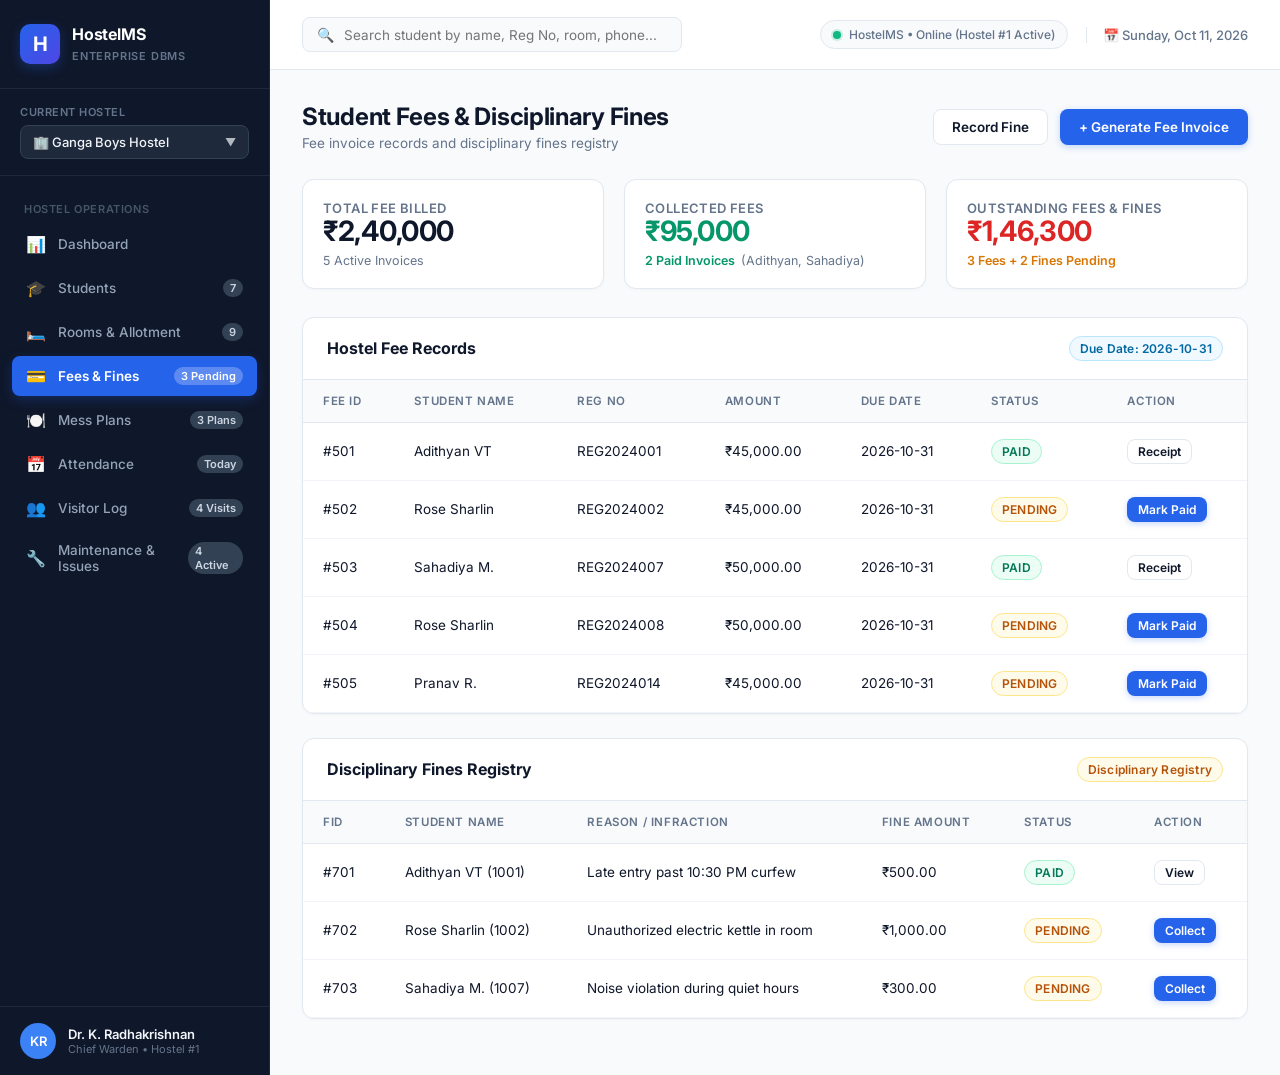
<file: docs/design/preview/04-fees-fines.html>
<!DOCTYPE html>
<html lang="en">
<head>
    <meta charset="UTF-8">
    <meta name="viewport" content="width=device-width, initial-scale=1.0">
    <title>Fee & Fine Ledger - Hostel Management System</title>
    <link rel="stylesheet" href="styles.css">
</head>
<body>
    <div class="app-container">
        
    <aside class="sidebar">
        <div class="sidebar-header">
            <div class="logo-badge">H</div>
            <div class="logo-text">
                <h1>HostelMS</h1>
                <span>Enterprise DBMS</span>
            </div>
        </div>

        <div class="hostel-selector-box">
            <label>Current Hostel</label>
            <div class="hostel-pill">
                <span>🏢 Ganga Boys Hostel</span>
                <span style="font-size: 11px; opacity: 0.7;">▼</span>
            </div>
        </div>

        <div class="sidebar-nav">
            <div class="nav-section-title">Hostel Operations</div>
            
        <a href="01-dashboard.html" class="nav-item ">
            <div class="nav-item-left">
                <span style="font-size: 16px;">📊</span>
                <span>Dashboard</span>
            </div>
            
        </a>
        
        <a href="02-students.html" class="nav-item ">
            <div class="nav-item-left">
                <span style="font-size: 16px;">🎓</span>
                <span>Students</span>
            </div>
            <span class="nav-badge">7</span>
        </a>
        
        <a href="03-rooms-allotment.html" class="nav-item ">
            <div class="nav-item-left">
                <span style="font-size: 16px;">🛏️</span>
                <span>Rooms & Allotment</span>
            </div>
            <span class="nav-badge">9</span>
        </a>
        
        <a href="04-fees-fines.html" class="nav-item active">
            <div class="nav-item-left">
                <span style="font-size: 16px;">💳</span>
                <span>Fees & Fines</span>
            </div>
            <span class="nav-badge">3 Pending</span>
        </a>
        
        <a href="05-mess.html" class="nav-item ">
            <div class="nav-item-left">
                <span style="font-size: 16px;">🍽️</span>
                <span>Mess Plans</span>
            </div>
            <span class="nav-badge">3 Plans</span>
        </a>
        
        <a href="06-attendance.html" class="nav-item ">
            <div class="nav-item-left">
                <span style="font-size: 16px;">📅</span>
                <span>Attendance</span>
            </div>
            <span class="nav-badge">Today</span>
        </a>
        
        <a href="07-visitors.html" class="nav-item ">
            <div class="nav-item-left">
                <span style="font-size: 16px;">👥</span>
                <span>Visitor Log</span>
            </div>
            <span class="nav-badge">4 Visits</span>
        </a>
        
        <a href="08-maintenance-complaints.html" class="nav-item ">
            <div class="nav-item-left">
                <span style="font-size: 16px;">🔧</span>
                <span>Maintenance & Issues</span>
            </div>
            <span class="nav-badge">4 Active</span>
        </a>
        
        </div>

        <div class="sidebar-footer">
            <div class="user-avatar">KR</div>
            <div class="user-info">
                <h4>Dr. K. Radhakrishnan</h4>
                <p>Chief Warden • Hostel #1</p>
            </div>
        </div>
    </aside>
    
        <div class="main-wrapper">
            
    <header class="topbar">
        <div class="search-box">
            <span style="color: #94a3b8; font-size: 14px;">🔍</span>
            <input type="text" placeholder="Search student by name, Reg No, room, phone..." />
        </div>
        <div class="topbar-actions">
            <div class="system-status-indicator">
                <span class="dot-online"></span>
                <span>HostelMS • Online (Hostel #1 Active)</span>
            </div>
            <div style="font-size: 13px; font-weight: 500; color: #64748b; border-left: 1px solid #e2e8f0; padding-left: 16px;">
                📅 Sunday, Oct 11, 2026
            </div>
        </div>
    </header>
    
            <main class="content-body">
                
    <div class="page-header">
        <div class="page-title-group">
            <h2>Student Fees & Disciplinary Fines</h2>
            <p>Fee invoice records and disciplinary fines registry</p>
        </div>
        <div class="header-actions">
            <button class="btn btn-outline">Record Fine</button>
            <button class="btn btn-primary">+ Generate Fee Invoice</button>
        </div>
    </div>

    <div class="stats-grid" style="grid-template-columns: repeat(3, 1fr);">
        <div class="stat-card">
            <div class="stat-label">Total Fee Billed</div>
            <div class="stat-value">₹2,40,000</div>
            <div class="stat-subtext">5 Active Invoices</div>
        </div>
        <div class="stat-card">
            <div class="stat-label">Collected Fees</div>
            <div class="stat-value" style="color: #059669;">₹95,000</div>
            <div class="stat-subtext"><span class="trend-up">2 Paid Invoices</span> (Adithyan, Sahadiya)</div>
        </div>
        <div class="stat-card">
            <div class="stat-label">Outstanding Fees & Fines</div>
            <div class="stat-value" style="color: #dc2626;">₹1,46,300</div>
            <div class="stat-subtext"><span class="trend-warning">3 Fees + 2 Fines Pending</span></div>
        </div>
    </div>

    <!-- Fees Table -->
    <div class="card-panel" style="margin-bottom: 24px;">
        <div class="panel-header">
            <h3>Hostel Fee Records</h3>
            <span class="badge badge-info">Due Date: 2026-10-31</span>
        </div>
        <div class="table-responsive">
            <table class="data-table">
                <thead>
                    <tr>
                        <th>Fee ID</th>
                        <th>Student Name</th>
                        <th>Reg No</th>
                        <th>Amount</th>
                        <th>Due Date</th>
                        <th>Status</th>
                        <th>Action</th>
                    </tr>
                </thead>
                <tbody>
                    <tr>
                        <td>#501</td>
                        <td>Adithyan VT</td>
                        <td><code>REG2024001</code></td>
                        <td>₹45,000.00</td>
                        <td>2026-10-31</td>
                        <td><span class="badge badge-paid">PAID</span></td>
                        <td><button class="btn btn-outline" style="padding: 4px 10px; font-size: 12px;">Receipt</button></td>
                    </tr>
                    <tr>
                        <td>#502</td>
                        <td>Rose Sharlin</td>
                        <td><code>REG2024002</code></td>
                        <td>₹45,000.00</td>
                        <td>2026-10-31</td>
                        <td><span class="badge badge-pending">PENDING</span></td>
                        <td><button class="btn btn-primary" style="padding: 4px 10px; font-size: 12px;">Mark Paid</button></td>
                    </tr>
                    <tr>
                        <td>#503</td>
                        <td>Sahadiya M.</td>
                        <td><code>REG2024007</code></td>
                        <td>₹50,000.00</td>
                        <td>2026-10-31</td>
                        <td><span class="badge badge-paid">PAID</span></td>
                        <td><button class="btn btn-outline" style="padding: 4px 10px; font-size: 12px;">Receipt</button></td>
                    </tr>
                    <tr>
                        <td>#504</td>
                        <td>Rose Sharlin</td>
                        <td><code>REG2024008</code></td>
                        <td>₹50,000.00</td>
                        <td>2026-10-31</td>
                        <td><span class="badge badge-pending">PENDING</span></td>
                        <td><button class="btn btn-primary" style="padding: 4px 10px; font-size: 12px;">Mark Paid</button></td>
                    </tr>
                    <tr>
                        <td>#505</td>
                        <td>Pranav R.</td>
                        <td><code>REG2024014</code></td>
                        <td>₹45,000.00</td>
                        <td>2026-10-31</td>
                        <td><span class="badge badge-pending">PENDING</span></td>
                        <td><button class="btn btn-primary" style="padding: 4px 10px; font-size: 12px;">Mark Paid</button></td>
                    </tr>
                </tbody>
            </table>
        </div>
    </div>

    <!-- Fines Table -->
    <div class="card-panel">
        <div class="panel-header">
            <h3>Disciplinary Fines Registry</h3>
            <span class="badge badge-pending">Disciplinary Registry</span>
        </div>
        <div class="table-responsive">
            <table class="data-table">
                <thead>
                    <tr>
                        <th>FID</th>
                        <th>Student Name</th>
                        <th>Reason / Infraction</th>
                        <th>Fine Amount</th>
                        <th>Status</th>
                        <th>Action</th>
                    </tr>
                </thead>
                <tbody>
                    <tr>
                        <td>#701</td>
                        <td>Adithyan VT (1001)</td>
                        <td>Late entry past 10:30 PM curfew</td>
                        <td>₹500.00</td>
                        <td><span class="badge badge-paid">PAID</span></td>
                        <td><button class="btn btn-outline" style="padding: 4px 10px; font-size: 12px;">View</button></td>
                    </tr>
                    <tr>
                        <td>#702</td>
                        <td>Rose Sharlin (1002)</td>
                        <td>Unauthorized electric kettle in room</td>
                        <td>₹1,000.00</td>
                        <td><span class="badge badge-pending">PENDING</span></td>
                        <td><button class="btn btn-primary" style="padding: 4px 10px; font-size: 12px;">Collect</button></td>
                    </tr>
                    <tr>
                        <td>#703</td>
                        <td>Sahadiya M. (1007)</td>
                        <td>Noise violation during quiet hours</td>
                        <td>₹300.00</td>
                        <td><span class="badge badge-pending">PENDING</span></td>
                        <td><button class="btn btn-primary" style="padding: 4px 10px; font-size: 12px;">Collect</button></td>
                    </tr>
                </tbody>
            </table>
        </div>
    </div>
    
            </main>
        </div>
    </div>
</body>
</html>
</file>
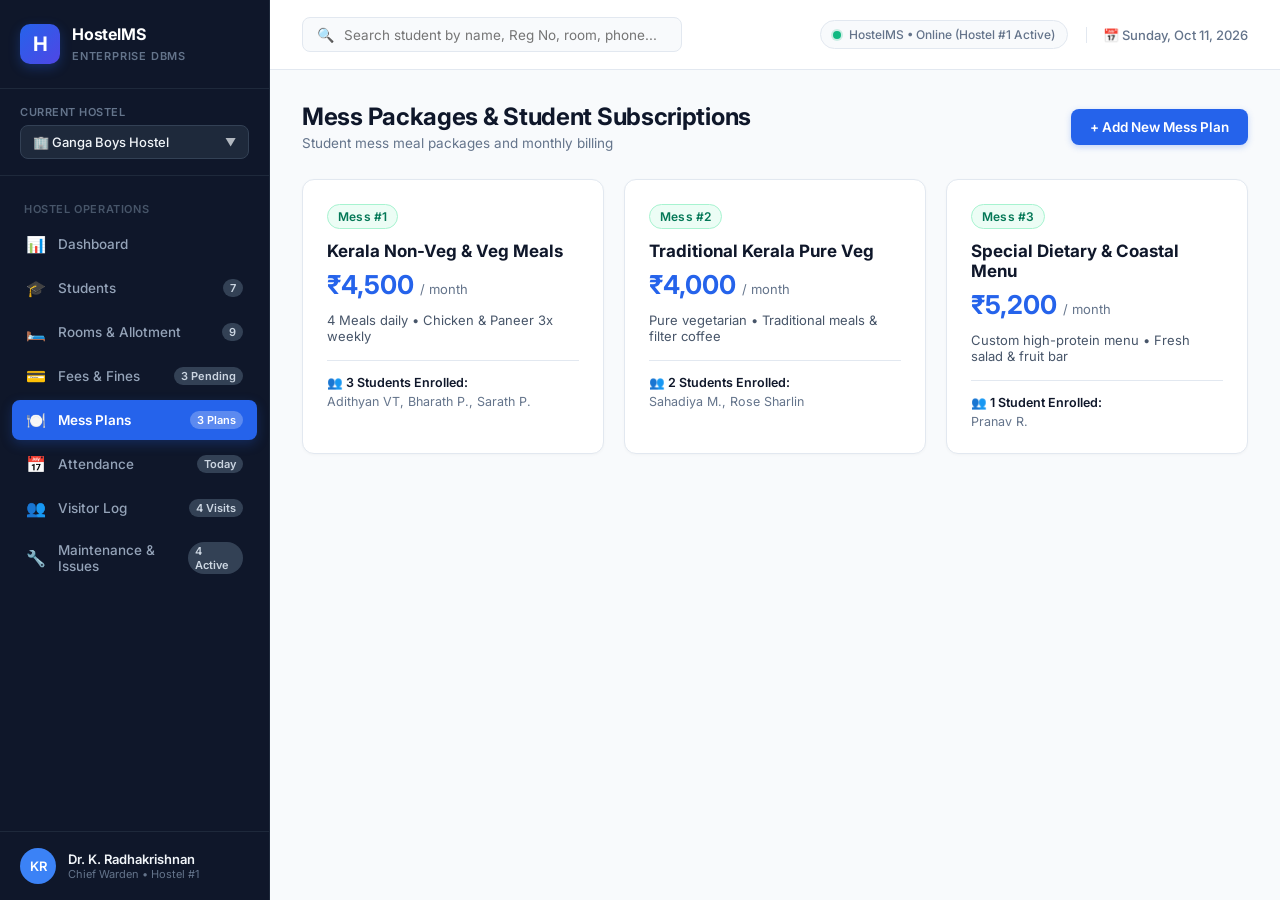
<file: docs/design/preview/05-mess.html>
<!DOCTYPE html>
<html lang="en">
<head>
    <meta charset="UTF-8">
    <meta name="viewport" content="width=device-width, initial-scale=1.0">
    <title>Mess Management - Hostel Management System</title>
    <link rel="stylesheet" href="styles.css">
</head>
<body>
    <div class="app-container">
        
    <aside class="sidebar">
        <div class="sidebar-header">
            <div class="logo-badge">H</div>
            <div class="logo-text">
                <h1>HostelMS</h1>
                <span>Enterprise DBMS</span>
            </div>
        </div>

        <div class="hostel-selector-box">
            <label>Current Hostel</label>
            <div class="hostel-pill">
                <span>🏢 Ganga Boys Hostel</span>
                <span style="font-size: 11px; opacity: 0.7;">▼</span>
            </div>
        </div>

        <div class="sidebar-nav">
            <div class="nav-section-title">Hostel Operations</div>
            
        <a href="01-dashboard.html" class="nav-item ">
            <div class="nav-item-left">
                <span style="font-size: 16px;">📊</span>
                <span>Dashboard</span>
            </div>
            
        </a>
        
        <a href="02-students.html" class="nav-item ">
            <div class="nav-item-left">
                <span style="font-size: 16px;">🎓</span>
                <span>Students</span>
            </div>
            <span class="nav-badge">7</span>
        </a>
        
        <a href="03-rooms-allotment.html" class="nav-item ">
            <div class="nav-item-left">
                <span style="font-size: 16px;">🛏️</span>
                <span>Rooms & Allotment</span>
            </div>
            <span class="nav-badge">9</span>
        </a>
        
        <a href="04-fees-fines.html" class="nav-item ">
            <div class="nav-item-left">
                <span style="font-size: 16px;">💳</span>
                <span>Fees & Fines</span>
            </div>
            <span class="nav-badge">3 Pending</span>
        </a>
        
        <a href="05-mess.html" class="nav-item active">
            <div class="nav-item-left">
                <span style="font-size: 16px;">🍽️</span>
                <span>Mess Plans</span>
            </div>
            <span class="nav-badge">3 Plans</span>
        </a>
        
        <a href="06-attendance.html" class="nav-item ">
            <div class="nav-item-left">
                <span style="font-size: 16px;">📅</span>
                <span>Attendance</span>
            </div>
            <span class="nav-badge">Today</span>
        </a>
        
        <a href="07-visitors.html" class="nav-item ">
            <div class="nav-item-left">
                <span style="font-size: 16px;">👥</span>
                <span>Visitor Log</span>
            </div>
            <span class="nav-badge">4 Visits</span>
        </a>
        
        <a href="08-maintenance-complaints.html" class="nav-item ">
            <div class="nav-item-left">
                <span style="font-size: 16px;">🔧</span>
                <span>Maintenance & Issues</span>
            </div>
            <span class="nav-badge">4 Active</span>
        </a>
        
        </div>

        <div class="sidebar-footer">
            <div class="user-avatar">KR</div>
            <div class="user-info">
                <h4>Dr. K. Radhakrishnan</h4>
                <p>Chief Warden • Hostel #1</p>
            </div>
        </div>
    </aside>
    
        <div class="main-wrapper">
            
    <header class="topbar">
        <div class="search-box">
            <span style="color: #94a3b8; font-size: 14px;">🔍</span>
            <input type="text" placeholder="Search student by name, Reg No, room, phone..." />
        </div>
        <div class="topbar-actions">
            <div class="system-status-indicator">
                <span class="dot-online"></span>
                <span>HostelMS • Online (Hostel #1 Active)</span>
            </div>
            <div style="font-size: 13px; font-weight: 500; color: #64748b; border-left: 1px solid #e2e8f0; padding-left: 16px;">
                📅 Sunday, Oct 11, 2026
            </div>
        </div>
    </header>
    
            <main class="content-body">
                
    <div class="page-header">
        <div class="page-title-group">
            <h2>Mess Packages & Student Subscriptions</h2>
            <p>Student mess meal packages and monthly billing</p>
        </div>
        <div class="header-actions">
            <button class="btn btn-primary">+ Add New Mess Plan</button>
        </div>
    </div>

    <div class="stats-grid" style="grid-template-columns: repeat(3, 1fr); margin-bottom: 28px;">
        <div class="card-panel" style="margin-bottom: 0;">
            <div style="padding: 24px;">
                <span class="badge badge-paid" style="margin-bottom: 12px;">Mess #1</span>
                <h3 style="font-size: 17px; font-weight: 700; margin-bottom: 8px;">Kerala Non-Veg & Veg Meals</h3>
                <div style="font-size: 26px; font-weight: 700; color: #2563eb; margin-bottom: 12px;">₹4,500 <span style="font-size: 13px; color: #64748b; font-weight: 400;">/ month</span></div>
                <div style="font-size: 13px; color: #475569; margin-bottom: 16px;">4 Meals daily • Chicken & Paneer 3x weekly</div>
                <div style="padding-top: 14px; border-top: 1px solid #e2e8f0; font-size: 12.5px; font-weight: 600;">
                    👥 3 Students Enrolled:
                    <div style="color: #64748b; font-weight: 400; margin-top: 4px;">Adithyan VT, Bharath P., Sarath P.</div>
                </div>
            </div>
        </div>

        <div class="card-panel" style="margin-bottom: 0;">
            <div style="padding: 24px;">
                <span class="badge badge-paid" style="margin-bottom: 12px;">Mess #2</span>
                <h3 style="font-size: 17px; font-weight: 700; margin-bottom: 8px;">Traditional Kerala Pure Veg</h3>
                <div style="font-size: 26px; font-weight: 700; color: #2563eb; margin-bottom: 12px;">₹4,000 <span style="font-size: 13px; color: #64748b; font-weight: 400;">/ month</span></div>
                <div style="font-size: 13px; color: #475569; margin-bottom: 16px;">Pure vegetarian • Traditional meals & filter coffee</div>
                <div style="padding-top: 14px; border-top: 1px solid #e2e8f0; font-size: 12.5px; font-weight: 600;">
                    👥 2 Students Enrolled:
                    <div style="color: #64748b; font-weight: 400; margin-top: 4px;">Sahadiya M., Rose Sharlin</div>
                </div>
            </div>
        </div>

        <div class="card-panel" style="margin-bottom: 0;">
            <div style="padding: 24px;">
                <span class="badge badge-paid" style="margin-bottom: 12px;">Mess #3</span>
                <h3 style="font-size: 17px; font-weight: 700; margin-bottom: 8px;">Special Dietary & Coastal Menu</h3>
                <div style="font-size: 26px; font-weight: 700; color: #2563eb; margin-bottom: 12px;">₹5,200 <span style="font-size: 13px; color: #64748b; font-weight: 400;">/ month</span></div>
                <div style="font-size: 13px; color: #475569; margin-bottom: 16px;">Custom high-protein menu • Fresh salad & fruit bar</div>
                <div style="padding-top: 14px; border-top: 1px solid #e2e8f0; font-size: 12.5px; font-weight: 600;">
                    👥 1 Student Enrolled:
                    <div style="color: #64748b; font-weight: 400; margin-top: 4px;">Pranav R.</div>
                </div>
            </div>
        </div>
    </div>
    
            </main>
        </div>
    </div>
</body>
</html>
</file>
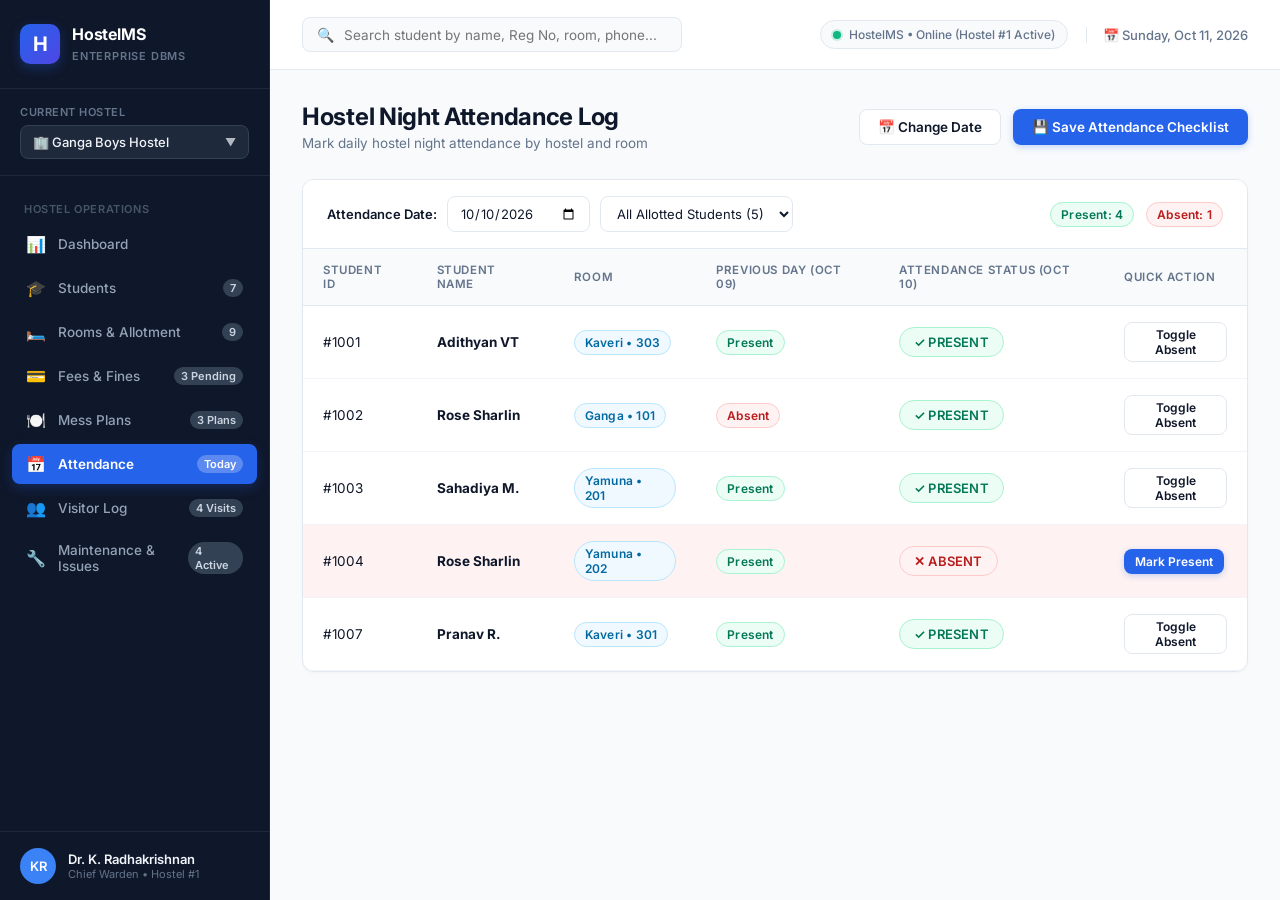
<file: docs/design/preview/06-attendance.html>
<!DOCTYPE html>
<html lang="en">
<head>
    <meta charset="UTF-8">
    <meta name="viewport" content="width=device-width, initial-scale=1.0">
    <title>Daily Attendance - Hostel Management System</title>
    <link rel="stylesheet" href="styles.css">
</head>
<body>
    <div class="app-container">
        
    <aside class="sidebar">
        <div class="sidebar-header">
            <div class="logo-badge">H</div>
            <div class="logo-text">
                <h1>HostelMS</h1>
                <span>Enterprise DBMS</span>
            </div>
        </div>

        <div class="hostel-selector-box">
            <label>Current Hostel</label>
            <div class="hostel-pill">
                <span>🏢 Ganga Boys Hostel</span>
                <span style="font-size: 11px; opacity: 0.7;">▼</span>
            </div>
        </div>

        <div class="sidebar-nav">
            <div class="nav-section-title">Hostel Operations</div>
            
        <a href="01-dashboard.html" class="nav-item ">
            <div class="nav-item-left">
                <span style="font-size: 16px;">📊</span>
                <span>Dashboard</span>
            </div>
            
        </a>
        
        <a href="02-students.html" class="nav-item ">
            <div class="nav-item-left">
                <span style="font-size: 16px;">🎓</span>
                <span>Students</span>
            </div>
            <span class="nav-badge">7</span>
        </a>
        
        <a href="03-rooms-allotment.html" class="nav-item ">
            <div class="nav-item-left">
                <span style="font-size: 16px;">🛏️</span>
                <span>Rooms & Allotment</span>
            </div>
            <span class="nav-badge">9</span>
        </a>
        
        <a href="04-fees-fines.html" class="nav-item ">
            <div class="nav-item-left">
                <span style="font-size: 16px;">💳</span>
                <span>Fees & Fines</span>
            </div>
            <span class="nav-badge">3 Pending</span>
        </a>
        
        <a href="05-mess.html" class="nav-item ">
            <div class="nav-item-left">
                <span style="font-size: 16px;">🍽️</span>
                <span>Mess Plans</span>
            </div>
            <span class="nav-badge">3 Plans</span>
        </a>
        
        <a href="06-attendance.html" class="nav-item active">
            <div class="nav-item-left">
                <span style="font-size: 16px;">📅</span>
                <span>Attendance</span>
            </div>
            <span class="nav-badge">Today</span>
        </a>
        
        <a href="07-visitors.html" class="nav-item ">
            <div class="nav-item-left">
                <span style="font-size: 16px;">👥</span>
                <span>Visitor Log</span>
            </div>
            <span class="nav-badge">4 Visits</span>
        </a>
        
        <a href="08-maintenance-complaints.html" class="nav-item ">
            <div class="nav-item-left">
                <span style="font-size: 16px;">🔧</span>
                <span>Maintenance & Issues</span>
            </div>
            <span class="nav-badge">4 Active</span>
        </a>
        
        </div>

        <div class="sidebar-footer">
            <div class="user-avatar">KR</div>
            <div class="user-info">
                <h4>Dr. K. Radhakrishnan</h4>
                <p>Chief Warden • Hostel #1</p>
            </div>
        </div>
    </aside>
    
        <div class="main-wrapper">
            
    <header class="topbar">
        <div class="search-box">
            <span style="color: #94a3b8; font-size: 14px;">🔍</span>
            <input type="text" placeholder="Search student by name, Reg No, room, phone..." />
        </div>
        <div class="topbar-actions">
            <div class="system-status-indicator">
                <span class="dot-online"></span>
                <span>HostelMS • Online (Hostel #1 Active)</span>
            </div>
            <div style="font-size: 13px; font-weight: 500; color: #64748b; border-left: 1px solid #e2e8f0; padding-left: 16px;">
                📅 Sunday, Oct 11, 2026
            </div>
        </div>
    </header>
    
            <main class="content-body">
                
    <div class="page-header">
        <div class="page-title-group">
            <h2>Hostel Night Attendance Log</h2>
            <p>Mark daily hostel night attendance by hostel and room</p>
        </div>
        <div class="header-actions">
            <button class="btn btn-outline">📅 Change Date</button>
            <button class="btn btn-primary">💾 Save Attendance Checklist</button>
        </div>
    </div>

    <div class="card-panel">
        <div class="filter-bar">
            <div class="filter-group">
                <label style="font-size: 13px; font-weight: 600;">Attendance Date:</label>
                <input type="date" value="2026-10-10" class="date-input" />
                <select class="select-input">
                    <option>All Allotted Students (5)</option>
                    <option>Ganga Boys Hostel (2)</option>
                    <option>Yamuna Girls Hostel (2)</option>
                    <option>Kaveri Boys Hostel (1)</option>
                </select>
            </div>
            <div style="display: flex; gap: 12px;">
                <span class="badge badge-paid">Present: 4</span>
                <span class="badge badge-absent">Absent: 1</span>
            </div>
        </div>

        <div class="table-responsive">
            <table class="data-table">
                <thead>
                    <tr>
                        <th>Student ID</th>
                        <th>Student Name</th>
                        <th>Room</th>
                        <th>Previous Day (Oct 09)</th>
                        <th>Attendance Status (Oct 10)</th>
                        <th>Quick Action</th>
                    </tr>
                </thead>
                <tbody>
                    <tr>
                        <td>#1001</td>
                        <td><strong>Adithyan VT</strong></td>
                        <td><span class="badge badge-info">Kaveri • 303</span></td>
                        <td><span class="badge badge-paid">Present</span></td>
                        <td><span class="badge badge-paid" style="font-size: 13px; padding: 6px 14px;">✓ PRESENT</span></td>
                        <td><button class="btn btn-outline" style="padding: 4px 10px; font-size: 12px;">Toggle Absent</button></td>
                    </tr>
                    <tr>
                        <td>#1002</td>
                        <td><strong>Rose Sharlin</strong></td>
                        <td><span class="badge badge-info">Ganga • 101</span></td>
                        <td><span class="badge badge-absent">Absent</span></td>
                        <td><span class="badge badge-paid" style="font-size: 13px; padding: 6px 14px;">✓ PRESENT</span></td>
                        <td><button class="btn btn-outline" style="padding: 4px 10px; font-size: 12px;">Toggle Absent</button></td>
                    </tr>
                    <tr>
                        <td>#1003</td>
                        <td><strong>Sahadiya M.</strong></td>
                        <td><span class="badge badge-info">Yamuna • 201</span></td>
                        <td><span class="badge badge-paid">Present</span></td>
                        <td><span class="badge badge-paid" style="font-size: 13px; padding: 6px 14px;">✓ PRESENT</span></td>
                        <td><button class="btn btn-outline" style="padding: 4px 10px; font-size: 12px;">Toggle Absent</button></td>
                    </tr>
                    <tr style="background: #fef2f2;">
                        <td>#1004</td>
                        <td><strong>Rose Sharlin</strong></td>
                        <td><span class="badge badge-info">Yamuna • 202</span></td>
                        <td><span class="badge badge-paid">Present</span></td>
                        <td><span class="badge badge-absent" style="font-size: 13px; padding: 6px 14px;">✕ ABSENT</span></td>
                        <td><button class="btn btn-primary" style="padding: 4px 10px; font-size: 12px;">Mark Present</button></td>
                    </tr>
                    <tr>
                        <td>#1007</td>
                        <td><strong>Pranav R.</strong></td>
                        <td><span class="badge badge-info">Kaveri • 301</span></td>
                        <td><span class="badge badge-paid">Present</span></td>
                        <td><span class="badge badge-paid" style="font-size: 13px; padding: 6px 14px;">✓ PRESENT</span></td>
                        <td><button class="btn btn-outline" style="padding: 4px 10px; font-size: 12px;">Toggle Absent</button></td>
                    </tr>
                </tbody>
            </table>
        </div>
    </div>
    
            </main>
        </div>
    </div>
</body>
</html>
</file>
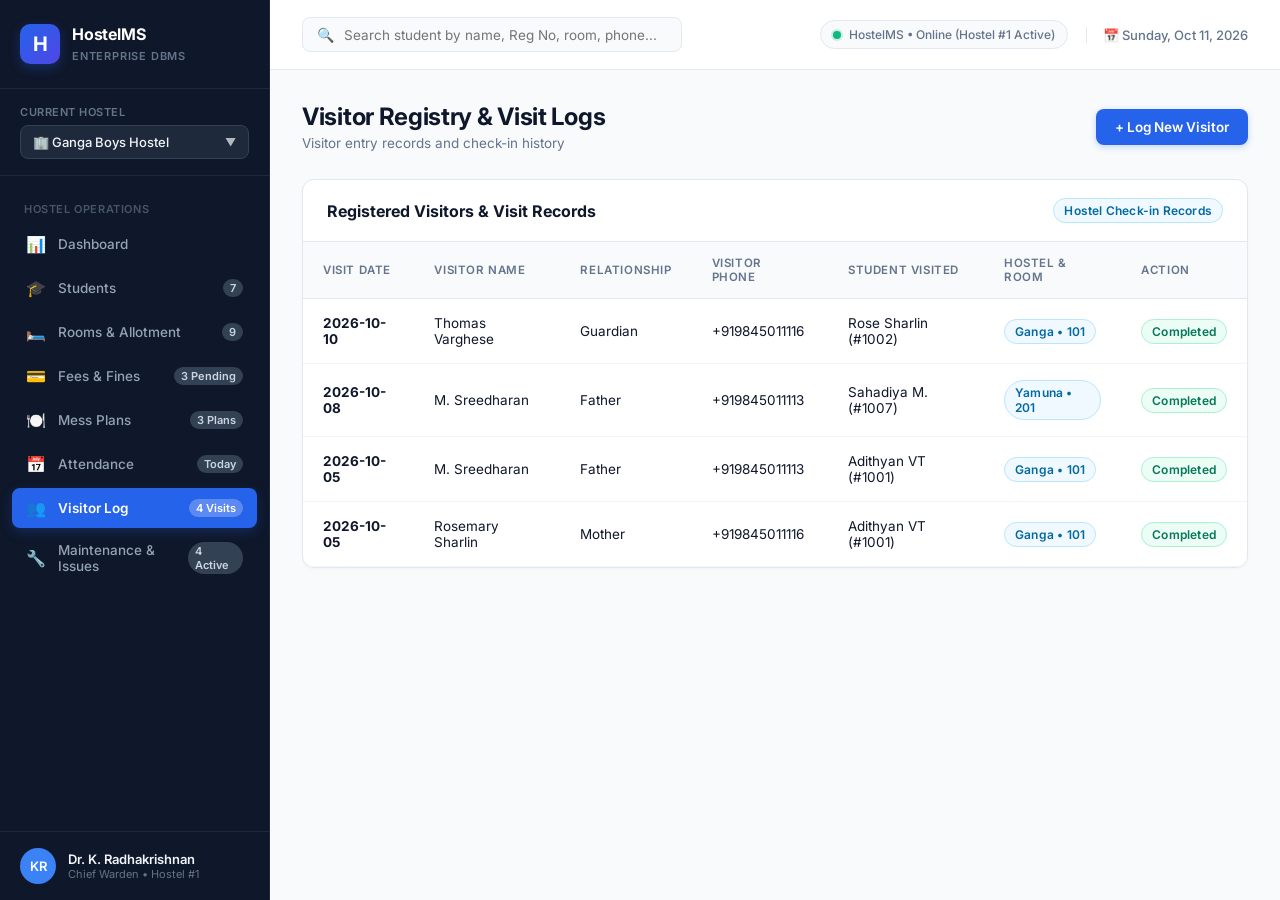
<file: docs/design/preview/07-visitors.html>
<!DOCTYPE html>
<html lang="en">
<head>
    <meta charset="UTF-8">
    <meta name="viewport" content="width=device-width, initial-scale=1.0">
    <title>Visitor Registry & Log - Hostel Management System</title>
    <link rel="stylesheet" href="styles.css">
</head>
<body>
    <div class="app-container">
        
    <aside class="sidebar">
        <div class="sidebar-header">
            <div class="logo-badge">H</div>
            <div class="logo-text">
                <h1>HostelMS</h1>
                <span>Enterprise DBMS</span>
            </div>
        </div>

        <div class="hostel-selector-box">
            <label>Current Hostel</label>
            <div class="hostel-pill">
                <span>🏢 Ganga Boys Hostel</span>
                <span style="font-size: 11px; opacity: 0.7;">▼</span>
            </div>
        </div>

        <div class="sidebar-nav">
            <div class="nav-section-title">Hostel Operations</div>
            
        <a href="01-dashboard.html" class="nav-item ">
            <div class="nav-item-left">
                <span style="font-size: 16px;">📊</span>
                <span>Dashboard</span>
            </div>
            
        </a>
        
        <a href="02-students.html" class="nav-item ">
            <div class="nav-item-left">
                <span style="font-size: 16px;">🎓</span>
                <span>Students</span>
            </div>
            <span class="nav-badge">7</span>
        </a>
        
        <a href="03-rooms-allotment.html" class="nav-item ">
            <div class="nav-item-left">
                <span style="font-size: 16px;">🛏️</span>
                <span>Rooms & Allotment</span>
            </div>
            <span class="nav-badge">9</span>
        </a>
        
        <a href="04-fees-fines.html" class="nav-item ">
            <div class="nav-item-left">
                <span style="font-size: 16px;">💳</span>
                <span>Fees & Fines</span>
            </div>
            <span class="nav-badge">3 Pending</span>
        </a>
        
        <a href="05-mess.html" class="nav-item ">
            <div class="nav-item-left">
                <span style="font-size: 16px;">🍽️</span>
                <span>Mess Plans</span>
            </div>
            <span class="nav-badge">3 Plans</span>
        </a>
        
        <a href="06-attendance.html" class="nav-item ">
            <div class="nav-item-left">
                <span style="font-size: 16px;">📅</span>
                <span>Attendance</span>
            </div>
            <span class="nav-badge">Today</span>
        </a>
        
        <a href="07-visitors.html" class="nav-item active">
            <div class="nav-item-left">
                <span style="font-size: 16px;">👥</span>
                <span>Visitor Log</span>
            </div>
            <span class="nav-badge">4 Visits</span>
        </a>
        
        <a href="08-maintenance-complaints.html" class="nav-item ">
            <div class="nav-item-left">
                <span style="font-size: 16px;">🔧</span>
                <span>Maintenance & Issues</span>
            </div>
            <span class="nav-badge">4 Active</span>
        </a>
        
        </div>

        <div class="sidebar-footer">
            <div class="user-avatar">KR</div>
            <div class="user-info">
                <h4>Dr. K. Radhakrishnan</h4>
                <p>Chief Warden • Hostel #1</p>
            </div>
        </div>
    </aside>
    
        <div class="main-wrapper">
            
    <header class="topbar">
        <div class="search-box">
            <span style="color: #94a3b8; font-size: 14px;">🔍</span>
            <input type="text" placeholder="Search student by name, Reg No, room, phone..." />
        </div>
        <div class="topbar-actions">
            <div class="system-status-indicator">
                <span class="dot-online"></span>
                <span>HostelMS • Online (Hostel #1 Active)</span>
            </div>
            <div style="font-size: 13px; font-weight: 500; color: #64748b; border-left: 1px solid #e2e8f0; padding-left: 16px;">
                📅 Sunday, Oct 11, 2026
            </div>
        </div>
    </header>
    
            <main class="content-body">
                
    <div class="page-header">
        <div class="page-title-group">
            <h2>Visitor Registry & Visit Logs</h2>
            <p>Visitor entry records and check-in history</p>
        </div>
        <div class="header-actions">
            <button class="btn btn-primary">+ Log New Visitor</button>
        </div>
    </div>

    <div class="card-panel">
        <div class="panel-header">
            <h3>Registered Visitors & Visit Records</h3>
            <span class="badge badge-info">Hostel Check-in Records</span>
        </div>
        <div class="table-responsive">
            <table class="data-table">
                <thead>
                    <tr>
                        <th>Visit Date</th>
                        <th>Visitor Name</th>
                        <th>Relationship</th>
                        <th>Visitor Phone</th>
                        <th>Student Visited</th>
                        <th>Hostel & Room</th>
                        <th>Action</th>
                    </tr>
                </thead>
                <tbody>
                    <tr>
                        <td><strong>2026-10-10</strong></td>
                        <td>Thomas Varghese</td>
                        <td>Guardian</td>
                        <td>+919845011116</td>
                        <td>Rose Sharlin (#1002)</td>
                        <td><span class="badge badge-info">Ganga • 101</span></td>
                        <td><span class="badge badge-paid">Completed</span></td>
                    </tr>
                    <tr>
                        <td><strong>2026-10-08</strong></td>
                        <td>M. Sreedharan</td>
                        <td>Father</td>
                        <td>+919845011113</td>
                        <td>Sahadiya M. (#1007)</td>
                        <td><span class="badge badge-info">Yamuna • 201</span></td>
                        <td><span class="badge badge-paid">Completed</span></td>
                    </tr>
                    <tr>
                        <td><strong>2026-10-05</strong></td>
                        <td>M. Sreedharan</td>
                        <td>Father</td>
                        <td>+919845011113</td>
                        <td>Adithyan VT (#1001)</td>
                        <td><span class="badge badge-info">Ganga • 101</span></td>
                        <td><span class="badge badge-paid">Completed</span></td>
                    </tr>
                    <tr>
                        <td><strong>2026-10-05</strong></td>
                        <td>Rosemary Sharlin</td>
                        <td>Mother</td>
                        <td>+919845011116</td>
                        <td>Adithyan VT (#1001)</td>
                        <td><span class="badge badge-info">Ganga • 101</span></td>
                        <td><span class="badge badge-paid">Completed</span></td>
                    </tr>
                </tbody>
            </table>
        </div>
    </div>
    
            </main>
        </div>
    </div>
</body>
</html>
</file>
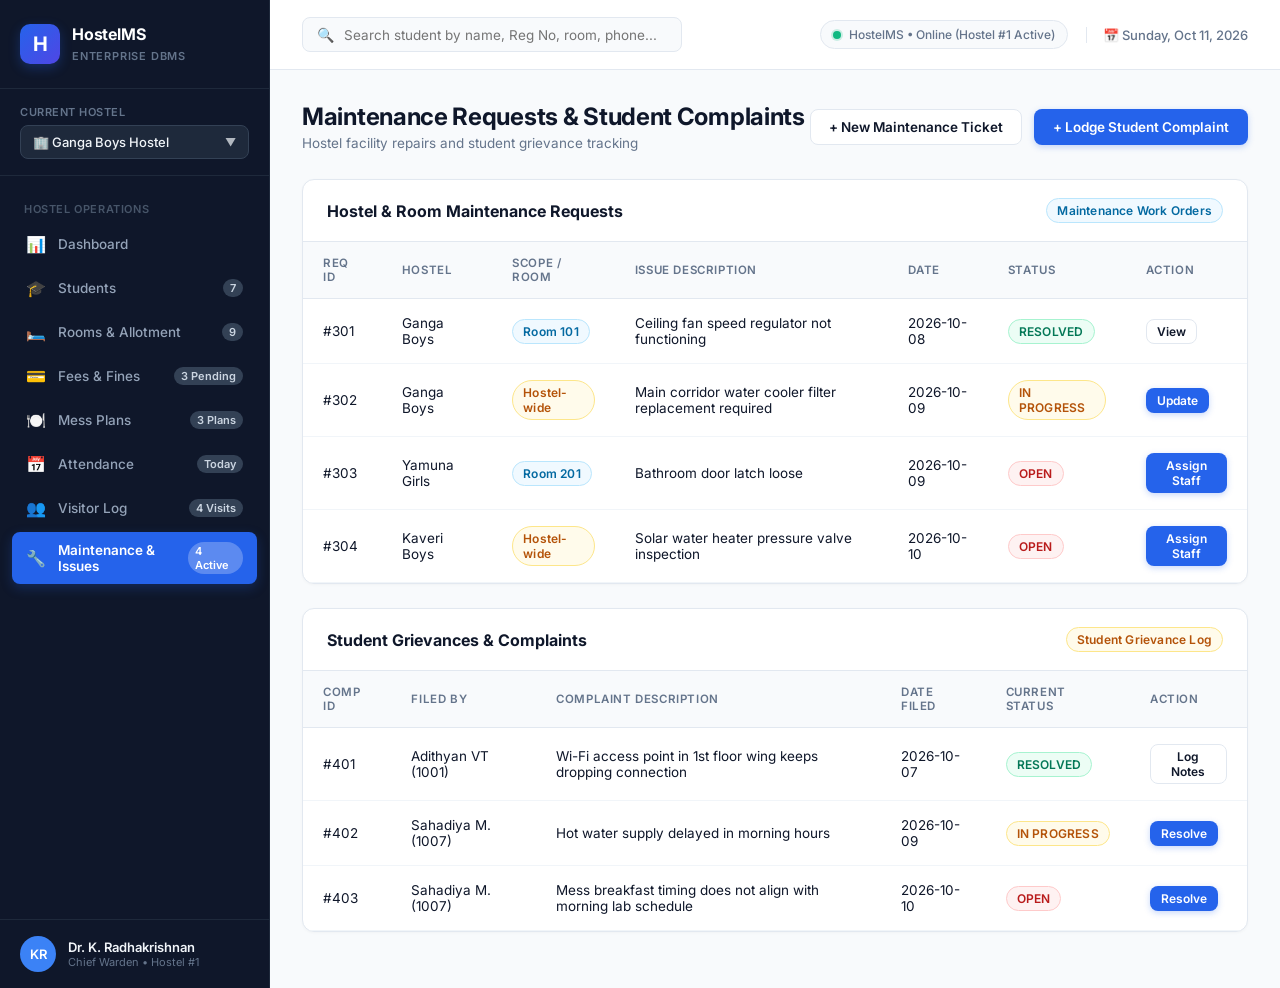
<file: docs/design/preview/08-maintenance-complaints.html>
<!DOCTYPE html>
<html lang="en">
<head>
    <meta charset="UTF-8">
    <meta name="viewport" content="width=device-width, initial-scale=1.0">
    <title>Maintenance & Complaints - Hostel Management System</title>
    <link rel="stylesheet" href="styles.css">
</head>
<body>
    <div class="app-container">
        
    <aside class="sidebar">
        <div class="sidebar-header">
            <div class="logo-badge">H</div>
            <div class="logo-text">
                <h1>HostelMS</h1>
                <span>Enterprise DBMS</span>
            </div>
        </div>

        <div class="hostel-selector-box">
            <label>Current Hostel</label>
            <div class="hostel-pill">
                <span>🏢 Ganga Boys Hostel</span>
                <span style="font-size: 11px; opacity: 0.7;">▼</span>
            </div>
        </div>

        <div class="sidebar-nav">
            <div class="nav-section-title">Hostel Operations</div>
            
        <a href="01-dashboard.html" class="nav-item ">
            <div class="nav-item-left">
                <span style="font-size: 16px;">📊</span>
                <span>Dashboard</span>
            </div>
            
        </a>
        
        <a href="02-students.html" class="nav-item ">
            <div class="nav-item-left">
                <span style="font-size: 16px;">🎓</span>
                <span>Students</span>
            </div>
            <span class="nav-badge">7</span>
        </a>
        
        <a href="03-rooms-allotment.html" class="nav-item ">
            <div class="nav-item-left">
                <span style="font-size: 16px;">🛏️</span>
                <span>Rooms & Allotment</span>
            </div>
            <span class="nav-badge">9</span>
        </a>
        
        <a href="04-fees-fines.html" class="nav-item ">
            <div class="nav-item-left">
                <span style="font-size: 16px;">💳</span>
                <span>Fees & Fines</span>
            </div>
            <span class="nav-badge">3 Pending</span>
        </a>
        
        <a href="05-mess.html" class="nav-item ">
            <div class="nav-item-left">
                <span style="font-size: 16px;">🍽️</span>
                <span>Mess Plans</span>
            </div>
            <span class="nav-badge">3 Plans</span>
        </a>
        
        <a href="06-attendance.html" class="nav-item ">
            <div class="nav-item-left">
                <span style="font-size: 16px;">📅</span>
                <span>Attendance</span>
            </div>
            <span class="nav-badge">Today</span>
        </a>
        
        <a href="07-visitors.html" class="nav-item ">
            <div class="nav-item-left">
                <span style="font-size: 16px;">👥</span>
                <span>Visitor Log</span>
            </div>
            <span class="nav-badge">4 Visits</span>
        </a>
        
        <a href="08-maintenance-complaints.html" class="nav-item active">
            <div class="nav-item-left">
                <span style="font-size: 16px;">🔧</span>
                <span>Maintenance & Issues</span>
            </div>
            <span class="nav-badge">4 Active</span>
        </a>
        
        </div>

        <div class="sidebar-footer">
            <div class="user-avatar">KR</div>
            <div class="user-info">
                <h4>Dr. K. Radhakrishnan</h4>
                <p>Chief Warden • Hostel #1</p>
            </div>
        </div>
    </aside>
    
        <div class="main-wrapper">
            
    <header class="topbar">
        <div class="search-box">
            <span style="color: #94a3b8; font-size: 14px;">🔍</span>
            <input type="text" placeholder="Search student by name, Reg No, room, phone..." />
        </div>
        <div class="topbar-actions">
            <div class="system-status-indicator">
                <span class="dot-online"></span>
                <span>HostelMS • Online (Hostel #1 Active)</span>
            </div>
            <div style="font-size: 13px; font-weight: 500; color: #64748b; border-left: 1px solid #e2e8f0; padding-left: 16px;">
                📅 Sunday, Oct 11, 2026
            </div>
        </div>
    </header>
    
            <main class="content-body">
                
    <div class="page-header">
        <div class="page-title-group">
            <h2>Maintenance Requests & Student Complaints</h2>
            <p>Hostel facility repairs and student grievance tracking</p>
        </div>
        <div class="header-actions">
            <button class="btn btn-outline">+ New Maintenance Ticket</button>
            <button class="btn btn-primary">+ Lodge Student Complaint</button>
        </div>
    </div>

    <!-- Maintenance Table -->
    <div class="card-panel" style="margin-bottom: 24px;">
        <div class="panel-header">
            <h3>Hostel & Room Maintenance Requests</h3>
            <span class="badge badge-info">Maintenance Work Orders</span>
        </div>
        <div class="table-responsive">
            <table class="data-table">
                <thead>
                    <tr>
                        <th>Req ID</th>
                        <th>Hostel</th>
                        <th>Scope / Room</th>
                        <th>Issue Description</th>
                        <th>Date</th>
                        <th>Status</th>
                        <th>Action</th>
                    </tr>
                </thead>
                <tbody>
                    <tr>
                        <td>#301</td>
                        <td>Ganga Boys</td>
                        <td><span class="badge badge-info">Room 101</span></td>
                        <td>Ceiling fan speed regulator not functioning</td>
                        <td>2026-10-08</td>
                        <td><span class="badge badge-resolved">RESOLVED</span></td>
                        <td><button class="btn btn-outline" style="padding: 4px 10px; font-size: 12px;">View</button></td>
                    </tr>
                    <tr>
                        <td>#302</td>
                        <td>Ganga Boys</td>
                        <td><span class="badge badge-progress">Hostel-wide</span></td>
                        <td>Main corridor water cooler filter replacement required</td>
                        <td>2026-10-09</td>
                        <td><span class="badge badge-progress">IN PROGRESS</span></td>
                        <td><button class="btn btn-primary" style="padding: 4px 10px; font-size: 12px;">Update</button></td>
                    </tr>
                    <tr>
                        <td>#303</td>
                        <td>Yamuna Girls</td>
                        <td><span class="badge badge-info">Room 201</span></td>
                        <td>Bathroom door latch loose</td>
                        <td>2026-10-09</td>
                        <td><span class="badge badge-open">OPEN</span></td>
                        <td><button class="btn btn-primary" style="padding: 4px 10px; font-size: 12px;">Assign Staff</button></td>
                    </tr>
                    <tr>
                        <td>#304</td>
                        <td>Kaveri Boys</td>
                        <td><span class="badge badge-progress">Hostel-wide</span></td>
                        <td>Solar water heater pressure valve inspection</td>
                        <td>2026-10-10</td>
                        <td><span class="badge badge-open">OPEN</span></td>
                        <td><button class="btn btn-primary" style="padding: 4px 10px; font-size: 12px;">Assign Staff</button></td>
                    </tr>
                </tbody>
            </table>
        </div>
    </div>

    <!-- Complaints Table -->
    <div class="card-panel">
        <div class="panel-header">
            <h3>Student Grievances & Complaints</h3>
            <span class="badge badge-pending">Student Grievance Log</span>
        </div>
        <div class="table-responsive">
            <table class="data-table">
                <thead>
                    <tr>
                        <th>Comp ID</th>
                        <th>Filed By</th>
                        <th>Complaint Description</th>
                        <th>Date Filed</th>
                        <th>Current Status</th>
                        <th>Action</th>
                    </tr>
                </thead>
                <tbody>
                    <tr>
                        <td>#401</td>
                        <td>Adithyan VT (1001)</td>
                        <td>Wi-Fi access point in 1st floor wing keeps dropping connection</td>
                        <td>2026-10-07</td>
                        <td><span class="badge badge-resolved">RESOLVED</span></td>
                        <td><button class="btn btn-outline" style="padding: 4px 10px; font-size: 12px;">Log Notes</button></td>
                    </tr>
                    <tr>
                        <td>#402</td>
                        <td>Sahadiya M. (1007)</td>
                        <td>Hot water supply delayed in morning hours</td>
                        <td>2026-10-09</td>
                        <td><span class="badge badge-progress">IN PROGRESS</span></td>
                        <td><button class="btn btn-primary" style="padding: 4px 10px; font-size: 12px;">Resolve</button></td>
                    </tr>
                    <tr>
                        <td>#403</td>
                        <td>Sahadiya M. (1007)</td>
                        <td>Mess breakfast timing does not align with morning lab schedule</td>
                        <td>2026-10-10</td>
                        <td><span class="badge badge-open">OPEN</span></td>
                        <td><button class="btn btn-primary" style="padding: 4px 10px; font-size: 12px;">Resolve</button></td>
                    </tr>
                </tbody>
            </table>
        </div>
    </div>
    
            </main>
        </div>
    </div>
</body>
</html>
</file>
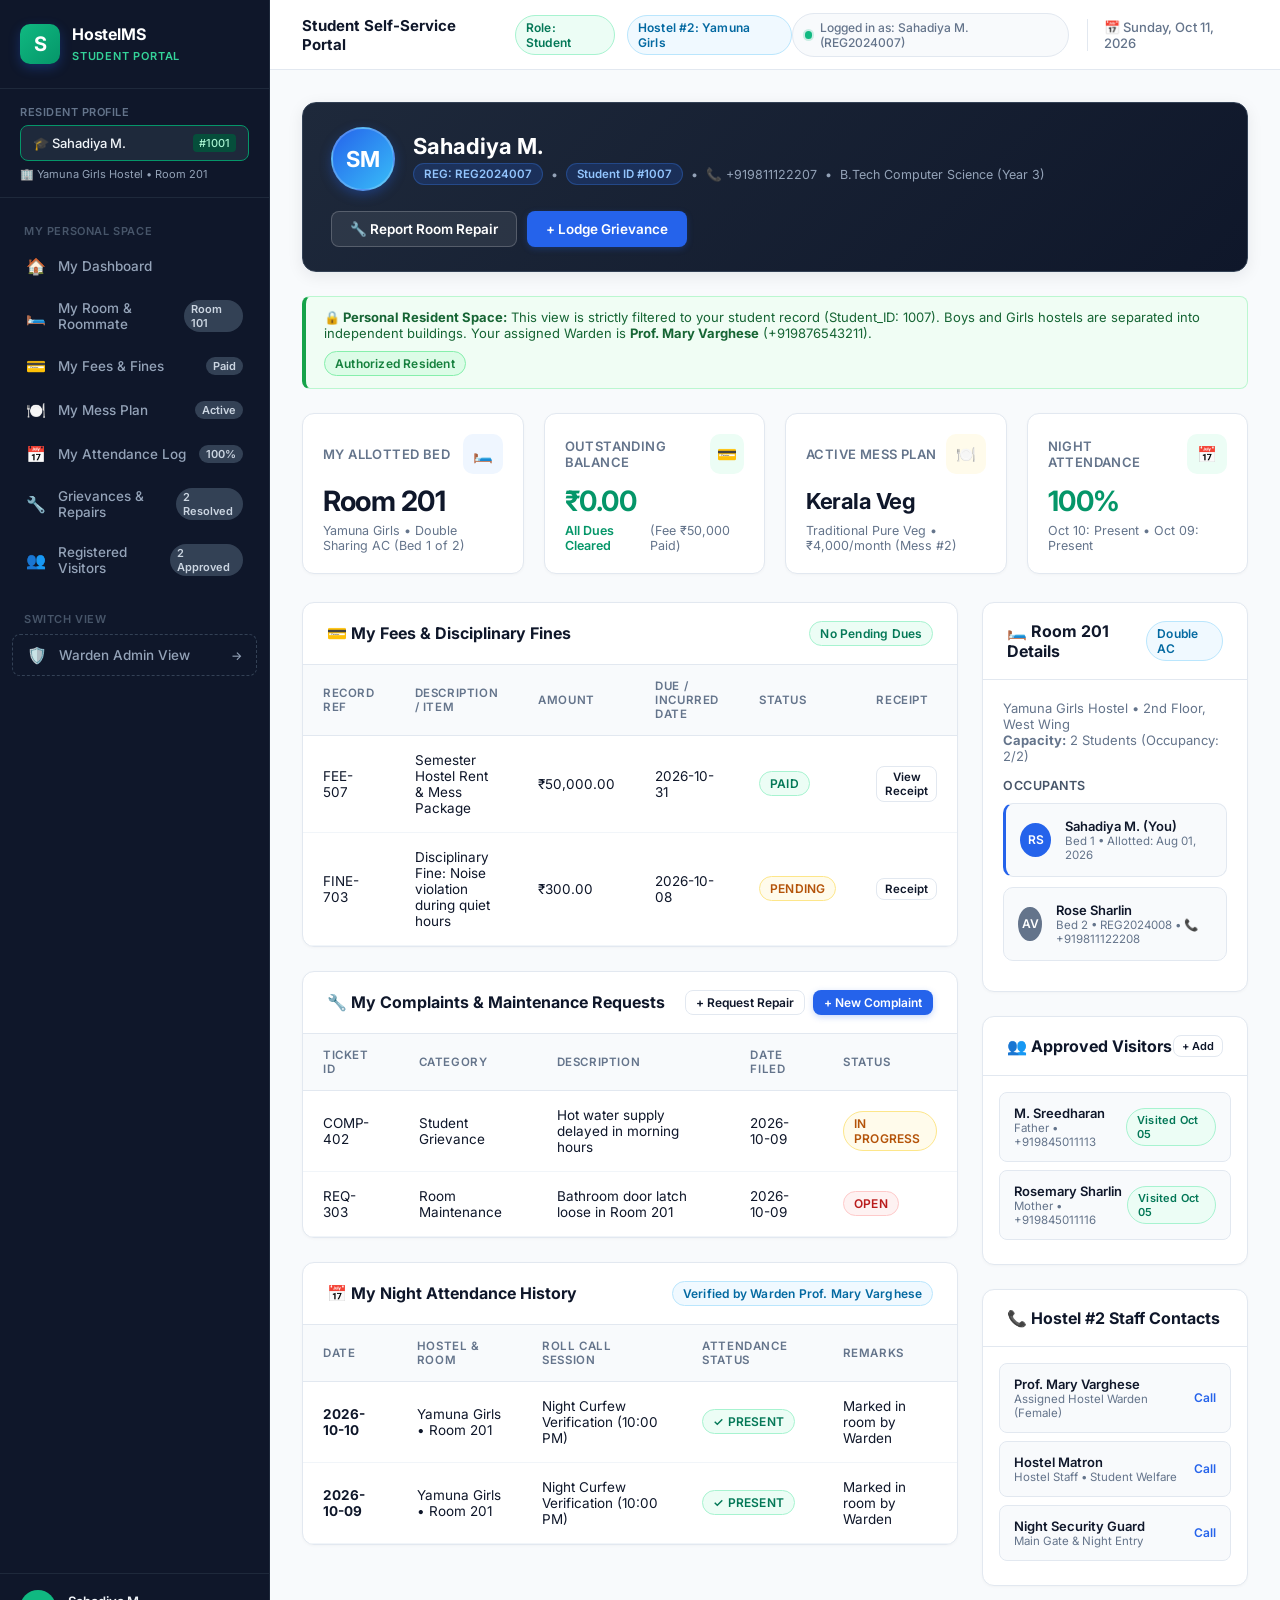
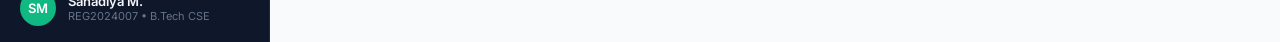
<file: docs/design/preview/09-student-portal.html>
<!DOCTYPE html>
<html lang="en">
<head>
    <meta charset="UTF-8">
    <meta name="viewport" content="width=device-width, initial-scale=1.0">
    <title>Student Self-Service Portal - Hostel Management System</title>
    <link rel="stylesheet" href="styles.css">
</head>
<body>
    <div class="app-container">
        
    <aside class="sidebar">
        <div class="sidebar-header">
            <div class="logo-badge" style="background: linear-gradient(135deg, #10b981, #059669);">S</div>
            <div class="logo-text">
                <h1>HostelMS</h1>
                <span style="color: #34d399;">Student Portal</span>
            </div>
        </div>

        <div class="hostel-selector-box">
            <label>Resident Profile</label>
            <div class="hostel-pill" style="border-color: #059669;">
                <span>🎓 Sahadiya M.</span>
                <span style="font-size: 11px; background: #064e3b; color: #a7f3d0; padding: 2px 6px; border-radius: 4px;">#1001</span>
            </div>
            <div style="font-size: 11px; color: #94a3b8; margin-top: 6px;">
                🏢 Yamuna Girls Hostel • Room 201
            </div>
        </div>

        <div class="sidebar-nav">
            <div class="nav-section-title">My Personal Space</div>
            
        <a href="#overview" class="nav-item ">
            <div class="nav-item-left">
                <span style="font-size: 16px;">🏠</span>
                <span>My Dashboard</span>
            </div>
            
        </a>
        
        <a href="#room" class="nav-item ">
            <div class="nav-item-left">
                <span style="font-size: 16px;">🛏️</span>
                <span>My Room & Roommate</span>
            </div>
            <span class="nav-badge">Room 101</span>
        </a>
        
        <a href="#fees" class="nav-item ">
            <div class="nav-item-left">
                <span style="font-size: 16px;">💳</span>
                <span>My Fees & Fines</span>
            </div>
            <span class="nav-badge">Paid</span>
        </a>
        
        <a href="#mess" class="nav-item ">
            <div class="nav-item-left">
                <span style="font-size: 16px;">🍽️</span>
                <span>My Mess Plan</span>
            </div>
            <span class="nav-badge">Active</span>
        </a>
        
        <a href="#attendance" class="nav-item ">
            <div class="nav-item-left">
                <span style="font-size: 16px;">📅</span>
                <span>My Attendance Log</span>
            </div>
            <span class="nav-badge">100%</span>
        </a>
        
        <a href="#grievances" class="nav-item ">
            <div class="nav-item-left">
                <span style="font-size: 16px;">🔧</span>
                <span>Grievances & Repairs</span>
            </div>
            <span class="nav-badge">2 Resolved</span>
        </a>
        
        <a href="#visitors" class="nav-item ">
            <div class="nav-item-left">
                <span style="font-size: 16px;">👥</span>
                <span>Registered Visitors</span>
            </div>
            <span class="nav-badge">2 Approved</span>
        </a>
        

            <div class="nav-section-title" style="margin-top: 14px;">Switch View</div>
            <a href="01-dashboard.html" class="nav-item" style="border: 1px dashed #334155; color: #94a3b8;">
                <div class="nav-item-left">
                    <span style="font-size: 16px;">🛡️</span>
                    <span>Warden Admin View</span>
                </div>
                <span style="font-size: 12px;">→</span>
            </a>
        </div>

        <div class="sidebar-footer">
            <div class="user-avatar" style="background: #10b981;">SM</div>
            <div class="user-info">
                <h4>Sahadiya M.</h4>
                <p>REG2024007 • B.Tech CSE</p>
            </div>
        </div>
    </aside>
    
        <div class="main-wrapper">
            
    <header class="topbar">
        <div style="display: flex; align-items: center; gap: 12px;">
            <div style="font-size: 15px; font-weight: 700; color: #0f172a;">
                Student Self-Service Portal
            </div>
            <span class="badge badge-paid">Role: Student</span>
            <span class="badge badge-info">Hostel #2: Yamuna Girls</span>
        </div>
        <div class="topbar-actions">
            <div class="system-status-indicator">
                <span class="dot-online"></span>
                <span>Logged in as: Sahadiya M. (REG2024007)</span>
            </div>
            <div style="font-size: 13px; font-weight: 500; color: #64748b; border-left: 1px solid #e2e8f0; padding-left: 16px;">
                📅 Sunday, Oct 11, 2026
            </div>
        </div>
    </header>
    
            <main class="content-body">
                
    <!-- Student Hero Profile Banner -->
    <div class="student-hero-card" id="overview">
        <div class="student-profile-left">
            <div class="student-large-avatar">SM</div>
            <div class="student-meta">
                <h2>Sahadiya M.</h2>
                <div class="student-meta-tags">
                    <span class="student-badge-pill">REG: REG2024007</span>
                    <span>•</span>
                    <span class="student-badge-pill">Student ID #1007</span>
                    <span>•</span>
                    <span>📞 +919811122207</span>
                    <span>•</span>
                    <span>B.Tech Computer Science (Year 3)</span>
                </div>
            </div>
        </div>
        <div style="display: flex; gap: 10px; align-items: center; flex-wrap: wrap;">
            <button class="btn btn-outline" style="background: rgba(255,255,255,0.08); color: white; border-color: rgba(255,255,255,0.2);">🔧 Report Room Repair</button>
            <button class="btn btn-primary">+ Lodge Grievance</button>
        </div>
    </div>

    <!-- Strict Role-Based Isolation & Safeguard Notice -->
    <div class="isolation-banner">
        <div>
            <strong>🔒 Personal Resident Space:</strong> This view is strictly filtered to your student record (<code>Student_ID: 1007</code>). Boys and Girls hostels are separated into independent buildings. Your assigned Warden is <strong>Prof. Mary Varghese</strong> (+919876543211).
        </div>
        <span class="badge badge-active" style="background: #dcfce7; color: #15803d; border-color: #86efac;">Authorized Resident</span>
    </div>

    <!-- Student Metric Cards -->
    <div class="stats-grid">
        <div class="stat-card">
            <div class="stat-card-top">
                <span class="stat-label">My Allotted Bed</span>
                <div class="stat-icon-wrapper icon-blue">🛏️</div>
            </div>
            <div class="stat-value">Room 201</div>
            <div class="stat-subtext">Yamuna Girls • Double Sharing AC (Bed 1 of 2)</div>
        </div>

        <div class="stat-card">
            <div class="stat-card-top">
                <span class="stat-label">Outstanding Balance</span>
                <div class="stat-icon-wrapper icon-emerald">💳</div>
            </div>
            <div class="stat-value" style="color: #059669;">₹0.00</div>
            <div class="stat-subtext"><span class="trend-up">All Dues Cleared</span> (Fee ₹50,000 Paid)</div>
        </div>

        <div class="stat-card">
            <div class="stat-card-top">
                <span class="stat-label">Active Mess Plan</span>
                <div class="stat-icon-wrapper icon-amber">🍽️</div>
            </div>
            <div class="stat-value" style="font-size: 22px;">Kerala Veg</div>
            <div class="stat-subtext">Traditional Pure Veg • ₹4,000/month (Mess #2)</div>
        </div>

        <div class="stat-card">
            <div class="stat-card-top">
                <span class="stat-label">Night Attendance</span>
                <div class="stat-icon-wrapper icon-emerald">📅</div>
            </div>
            <div class="stat-value" style="color: #059669;">100%</div>
            <div class="stat-subtext">Oct 10: Present • Oct 09: Present</div>
        </div>
    </div>

    <!-- Two-Column Interactive Details Grid -->
    <div style="display: grid; grid-template-columns: 2fr 1fr; gap: 24px;">
        
        <!-- Left Column: Finances, Grievances, Attendance -->
        <div>
            <!-- Financial Ledger (Fee & Fine) -->
            <div class="card-panel" id="fees" style="margin-bottom: 24px;">
                <div class="panel-header">
                    <h3>💳 My Fees & Disciplinary Fines</h3>
                    <span class="badge badge-paid">No Pending Dues</span>
                </div>
                <div class="table-responsive">
                    <table class="data-table">
                        <thead>
                            <tr>
                                <th>Record Ref</th>
                                <th>Description / Item</th>
                                <th>Amount</th>
                                <th>Due / Incurred Date</th>
                                <th>Status</th>
                                <th>Receipt</th>
                            </tr>
                        </thead>
                        <tbody>
                            <tr>
                                <td><code>FEE-507</code></td>
                                <td>Semester Hostel Rent & Mess Package</td>
                                <td>₹50,000.00</td>
                                <td>2026-10-31</td>
                                <td><span class="badge badge-paid">PAID</span></td>
                                <td><button class="btn btn-outline" style="padding: 3px 8px; font-size: 11.5px;">View Receipt</button></td>
                            </tr>
                            <tr>
                                <td><code>FINE-703</code></td>
                                <td>Disciplinary Fine: Noise violation during quiet hours</td>
                                <td>₹300.00</td>
                                <td>2026-10-08</td>
                                <td><span class="badge badge-pending">PENDING</span></td>
                                <td><button class="btn btn-outline" style="padding: 3px 8px; font-size: 11.5px;">Receipt</button></td>
                            </tr>
                        </tbody>
                    </table>
                </div>
            </div>

            <!-- Grievances & Maintenance Tickets -->
            <div class="card-panel" id="grievances" style="margin-bottom: 24px;">
                <div class="panel-header">
                    <h3>🔧 My Complaints & Maintenance Requests</h3>
                    <div style="display: flex; gap: 8px;">
                        <button class="btn btn-outline" style="padding: 4px 10px; font-size: 12px;">+ Request Repair</button>
                        <button class="btn btn-primary" style="padding: 4px 10px; font-size: 12px;">+ New Complaint</button>
                    </div>
                </div>
                <div class="table-responsive">
                    <table class="data-table">
                        <thead>
                            <tr>
                                <th>Ticket ID</th>
                                <th>Category</th>
                                <th>Description</th>
                                <th>Date Filed</th>
                                <th>Status</th>
                            </tr>
                        </thead>
                        <tbody>
                            <tr>
                                <td><code>COMP-402</code></td>
                                <td>Student Grievance</td>
                                <td>Hot water supply delayed in morning hours</td>
                                <td>2026-10-09</td>
                                <td><span class="badge badge-progress">IN PROGRESS</span></td>
                            </tr>
                            <tr>
                                <td><code>REQ-303</code></td>
                                <td>Room Maintenance</td>
                                <td>Bathroom door latch loose in Room 201</td>
                                <td>2026-10-09</td>
                                <td><span class="badge badge-open">OPEN</span></td>
                            </tr>
                        </tbody>
                    </table>
                </div>
            </div>

            <!-- Attendance History -->
            <div class="card-panel" id="attendance">
                <div class="panel-header">
                    <h3>📅 My Night Attendance History</h3>
                    <span class="badge badge-info">Verified by Warden Prof. Mary Varghese</span>
                </div>
                <div class="table-responsive">
                    <table class="data-table">
                        <thead>
                            <tr>
                                <th>Date</th>
                                <th>Hostel & Room</th>
                                <th>Roll Call Session</th>
                                <th>Attendance Status</th>
                                <th>Remarks</th>
                            </tr>
                        </thead>
                        <tbody>
                            <tr>
                                <td><strong>2026-10-10</strong></td>
                                <td>Yamuna Girls • Room 201</td>
                                <td>Night Curfew Verification (10:00 PM)</td>
                                <td><span class="badge badge-present">✓ PRESENT</span></td>
                                <td>Marked in room by Warden</td>
                            </tr>
                            <tr>
                                <td><strong>2026-10-09</strong></td>
                                <td>Yamuna Girls • Room 201</td>
                                <td>Night Curfew Verification (10:00 PM)</td>
                                <td><span class="badge badge-present">✓ PRESENT</span></td>
                                <td>Marked in room by Warden</td>
                            </tr>
                        </tbody>
                    </table>
                </div>
            </div>
        </div>

        <!-- Right Column: Roommate, Visitors, Staff Contacts -->
        <div>
            <!-- Room & Roommate Card -->
            <div class="card-panel" id="room" style="margin-bottom: 24px;">
                <div class="panel-header">
                    <h3>🛏️ Room 201 Details</h3>
                    <span class="badge badge-info">Double AC</span>
                </div>
                <div style="padding: 20px;">
                    <div style="font-size: 13px; color: #64748b; margin-bottom: 14px;">
                        Yamuna Girls Hostel • 2nd Floor, West Wing<br>
                        <strong>Capacity:</strong> 2 Students (Occupancy: 2/2)
                    </div>

                    <div style="font-weight: 600; font-size: 12.5px; text-transform: uppercase; color: #475569; margin-bottom: 10px; letter-spacing: 0.5px;">
                        Occupants
                    </div>

                    <!-- Bed 1: Current Student -->
                    <div class="roommate-card" style="border-left: 3px solid #2563eb;">
                        <div class="user-avatar" style="background: #2563eb; width: 34px; height: 34px; font-size: 12px;">RS</div>
                        <div>
                            <div style="font-weight: 600; font-size: 13px; color: #0f172a;">Sahadiya M. (You)</div>
                            <div style="font-size: 11.5px; color: #64748b;">Bed 1 • Allotted: Aug 01, 2026</div>
                        </div>
                    </div>

                    <!-- Bed 2: Roommate -->
                    <div class="roommate-card">
                        <div class="user-avatar" style="background: #64748b; width: 34px; height: 34px; font-size: 12px;">AV</div>
                        <div>
                            <div style="font-weight: 600; font-size: 13px; color: #0f172a;">Rose Sharlin</div>
                            <div style="font-size: 11.5px; color: #64748b;">Bed 2 • REG2024008 • 📞 +919811122208</div>
                        </div>
                    </div>
                </div>
            </div>

            <!-- Approved Visitors -->
            <div class="card-panel" id="visitors" style="margin-bottom: 24px;">
                <div class="panel-header">
                    <h3>👥 Approved Visitors</h3>
                    <button class="btn btn-outline" style="padding: 3px 8px; font-size: 11px;">+ Add</button>
                </div>
                <div style="padding: 16px;">
                    <div class="contact-pill-item">
                        <div>
                            <div style="font-weight: 600;">M. Sreedharan</div>
                            <div style="font-size: 11.5px; color: #64748b;">Father • +919845011113</div>
                        </div>
                        <span class="badge badge-paid" style="font-size: 11px;">Visited Oct 05</span>
                    </div>

                    <div class="contact-pill-item">
                        <div>
                            <div style="font-weight: 600;">Rosemary Sharlin</div>
                            <div style="font-size: 11.5px; color: #64748b;">Mother • +919845011116</div>
                        </div>
                        <span class="badge badge-paid" style="font-size: 11px;">Visited Oct 05</span>
                    </div>
                </div>
            </div>

            <!-- Emergency & Hostel Staff Contacts -->
            <div class="card-panel">
                <div class="panel-header">
                    <h3>📞 Hostel #2 Staff Contacts</h3>
                </div>
                <div style="padding: 16px;">
                    <div class="contact-pill-item">
                        <div>
                            <div style="font-weight: 600;">Prof. Mary Varghese</div>
                            <div style="font-size: 11.5px; color: #64748b;">Assigned Hostel Warden (Female)</div>
                        </div>
                        <a href="tel:+919876543210" style="color: #2563eb; font-weight: 600; font-size: 12px; text-decoration: none;">Call</a>
                    </div>

                    <div class="contact-pill-item">
                        <div>
                            <div style="font-weight: 600;">Hostel Matron</div>
                            <div style="font-size: 11.5px; color: #64748b;">Hostel Staff • Student Welfare</div>
                        </div>
                        <a href="tel:+919123456783" style="color: #2563eb; font-weight: 600; font-size: 12px; text-decoration: none;">Call</a>
                    </div>

                    <div class="contact-pill-item">
                        <div>
                            <div style="font-weight: 600;">Night Security Guard</div>
                            <div style="font-size: 11.5px; color: #64748b;">Main Gate & Night Entry</div>
                        </div>
                        <a href="tel:+919123456782" style="color: #2563eb; font-weight: 600; font-size: 12px; text-decoration: none;">Call</a>
                    </div>
                </div>
            </div>
        </div>
    </div>
    
            </main>
        </div>
    </div>
</body>
</html>
</file>
<file: docs/design/preview/styles.css>
@import url('https://fonts.googleapis.com/css2?family=Inter:wght@400;500;600;700&display=swap');

:root {
  --brand-primary: #2563eb;
  --brand-primary-hover: #1d4ed8;
  --brand-primary-light: #eff6ff;
  --brand-primary-border: #bfdbfe;

  --surface-bg: #f8fafc;
  --surface-card: #ffffff;
  --surface-border: #e2e8f0;
  --surface-border-subtle: #f1f5f9;

  --text-primary: #0f172a;
  --text-secondary: #64748b;
  --text-muted: #94a3b8;

  --status-success: #047857;
  --status-success-bg: #ecfdf5;
  --status-success-border: #a7f3d0;

  --status-warning: #b45309;
  --status-warning-bg: #fffbeb;
  --status-warning-border: #fde68a;

  --status-danger: #b91c1c;
  --status-danger-bg: #fef2f2;
  --status-danger-border: #fecaca;

  --status-info: #0369a1;
  --status-info-bg: #f0f9ff;
  --status-info-border: #bae6fd;

  --sidebar-bg: #0f172a;
  --sidebar-hover: #1e293b;
  --sidebar-active: #2563eb;
  --sidebar-text: #94a3b8;
  --sidebar-text-active: #ffffff;
}

* {
  margin: 0;
  padding: 0;
  box-sizing: border-box;
  font-family: 'Inter', -apple-system, BlinkMacSystemFont, 'Segoe UI', Roboto, sans-serif;
}

body {
  background-color: var(--surface-bg);
  color: var(--text-primary);
  min-height: 100vh;
  display: flex;
  overflow-x: hidden;
  -webkit-font-smoothing: antialiased;
}

/* Layout */
.app-container {
  display: flex;
  width: 100%;
  min-height: 100vh;
}

/* Sidebar */
.sidebar {
  width: 270px;
  background-color: var(--sidebar-bg);
  color: var(--sidebar-text);
  display: flex;
  flex-direction: column;
  flex-shrink: 0;
  border-right: 1px solid #1e293b;
}

.sidebar-header {
  padding: 24px 20px;
  border-bottom: 1px solid #1e293b;
  display: flex;
  align-items: center;
  gap: 12px;
}

.logo-badge {
  width: 40px;
  height: 40px;
  background: linear-gradient(135deg, #2563eb, #4f46e5);
  border-radius: 10px;
  display: flex;
  align-items: center;
  justify-content: center;
  color: white;
  font-weight: 700;
  font-size: 20px;
  box-shadow: 0 4px 12px rgba(37, 99, 235, 0.3);
}

.logo-text h1 {
  font-size: 16px;
  font-weight: 700;
  color: #ffffff;
  letter-spacing: -0.2px;
}

.logo-text span {
  font-size: 11px;
  color: #64748b;
  text-transform: uppercase;
  letter-spacing: 0.8px;
  font-weight: 600;
}

.hostel-selector-box {
  padding: 16px 20px;
  border-bottom: 1px solid #1e293b;
}

.hostel-selector-box label {
  display: block;
  font-size: 11px;
  text-transform: uppercase;
  color: #64748b;
  font-weight: 600;
  margin-bottom: 6px;
  letter-spacing: 0.5px;
}

.hostel-pill {
  background: #1e293b;
  border: 1px solid #334155;
  padding: 8px 12px;
  border-radius: 8px;
  display: flex;
  align-items: center;
  justify-content: space-between;
  color: #f1f5f9;
  font-size: 13px;
  font-weight: 500;
}

.sidebar-nav {
  padding: 18px 12px;
  display: flex;
  flex-direction: column;
  gap: 4px;
  flex-grow: 1;
}

.nav-section-title {
  font-size: 11px;
  font-weight: 600;
  text-transform: uppercase;
  color: #475569;
  padding: 8px 12px 4px 12px;
  letter-spacing: 0.6px;
}

.nav-item {
  display: flex;
  align-items: center;
  justify-content: space-between;
  padding: 10px 14px;
  border-radius: 8px;
  color: var(--sidebar-text);
  text-decoration: none;
  font-size: 13.5px;
  font-weight: 500;
  transition: all 0.15s ease;
}

.nav-item:hover {
  background-color: var(--sidebar-hover);
  color: #f8fafc;
}

.nav-item.active {
  background-color: var(--brand-primary);
  color: #ffffff;
  font-weight: 600;
  box-shadow: 0 4px 12px rgba(37, 99, 235, 0.25);
}

.nav-item-left {
  display: flex;
  align-items: center;
  gap: 12px;
}

.nav-icon {
  width: 18px;
  height: 18px;
  opacity: 0.85;
}

.nav-badge {
  font-size: 11px;
  font-weight: 600;
  padding: 2px 7px;
  border-radius: 999px;
  background: #334155;
  color: #cbd5e1;
}

.nav-item.active .nav-badge {
  background: rgba(255, 255, 255, 0.25);
  color: #ffffff;
}

.sidebar-footer {
  padding: 16px 20px;
  border-top: 1px solid #1e293b;
  display: flex;
  align-items: center;
  gap: 12px;
}

.user-avatar {
  width: 36px;
  height: 36px;
  border-radius: 50%;
  background: #3b82f6;
  color: white;
  display: flex;
  align-items: center;
  justify-content: center;
  font-weight: 600;
  font-size: 13px;
}

.user-info h4 {
  font-size: 13px;
  color: #f1f5f9;
  font-weight: 600;
}

.user-info p {
  font-size: 11px;
  color: #64748b;
}

/* Main Content Area */
.main-wrapper {
  flex-grow: 1;
  display: flex;
  flex-direction: column;
  background: var(--surface-bg);
  min-width: 0;
}

.topbar {
  height: 70px;
  background: var(--surface-card);
  border-bottom: 1px solid var(--surface-border);
  display: flex;
  align-items: center;
  justify-content: space-between;
  padding: 0 32px;
  position: sticky;
  top: 0;
  z-index: 10;
}

.search-box {
  display: flex;
  align-items: center;
  gap: 10px;
  background: var(--surface-bg);
  border: 1px solid var(--surface-border);
  padding: 8px 14px;
  border-radius: 8px;
  width: 380px;
}

.search-box input {
  border: none;
  background: transparent;
  outline: none;
  font-size: 13.5px;
  color: var(--text-primary);
  width: 100%;
}

.topbar-actions {
  display: flex;
  align-items: center;
  gap: 18px;
}

.system-status-indicator {
  display: flex;
  align-items: center;
  gap: 8px;
  font-size: 12px;
  font-weight: 500;
  color: var(--text-secondary);
  background: var(--surface-bg);
  padding: 6px 12px;
  border-radius: 999px;
  border: 1px solid var(--surface-border);
}

.dot-online {
  width: 8px;
  height: 8px;
  background-color: #10b981;
  border-radius: 50%;
  box-shadow: 0 0 0 2px rgba(16, 185, 129, 0.2);
}

.content-body {
  padding: 32px;
  flex-grow: 1;
}

/* Page Header */
.page-header {
  display: flex;
  align-items: center;
  justify-content: space-between;
  margin-bottom: 28px;
}

.page-title-group h2 {
  font-size: 24px;
  font-weight: 700;
  color: var(--text-primary);
  letter-spacing: -0.3px;
  margin-bottom: 4px;
}

.page-title-group p {
  font-size: 13.5px;
  color: var(--text-secondary);
}

.header-actions {
  display: flex;
  align-items: center;
  gap: 12px;
}

/* Buttons */
.btn {
  display: inline-flex;
  align-items: center;
  gap: 8px;
  padding: 9px 18px;
  border-radius: 8px;
  font-size: 13.5px;
  font-weight: 600;
  cursor: pointer;
  border: 1px solid transparent;
  transition: all 0.15s ease;
  text-decoration: none;
}

.btn-primary {
  background-color: var(--brand-primary);
  color: #ffffff;
  box-shadow: 0 2px 6px rgba(37, 99, 235, 0.25);
}

.btn-primary:hover {
  background-color: var(--brand-primary-hover);
}

.btn-outline {
  background-color: var(--surface-card);
  color: var(--text-primary);
  border-color: var(--surface-border);
}

.btn-outline:hover {
  background-color: var(--surface-bg);
  border-color: #cbd5e1;
}

/* KPI Cards */
.stats-grid {
  display: grid;
  grid-template-columns: repeat(4, 1fr);
  gap: 20px;
  margin-bottom: 28px;
}

.stat-card {
  background: var(--surface-card);
  border: 1px solid var(--surface-border);
  border-radius: 12px;
  padding: 20px;
  box-shadow: 0 1px 3px rgba(0, 0, 0, 0.03);
  display: flex;
  flex-direction: column;
  justify-content: space-between;
  position: relative;
  overflow: hidden;
}

.stat-card-top {
  display: flex;
  align-items: center;
  justify-content: space-between;
  margin-bottom: 12px;
}

.stat-label {
  font-size: 13px;
  font-weight: 600;
  color: var(--text-secondary);
  text-transform: uppercase;
  letter-spacing: 0.4px;
}

.stat-icon-wrapper {
  width: 40px;
  height: 40px;
  border-radius: 10px;
  display: flex;
  align-items: center;
  justify-content: center;
}

.icon-blue { background: #eff6ff; color: #2563eb; }
.icon-emerald { background: #ecfdf5; color: #059669; }
.icon-amber { background: #fffbeb; color: #d97706; }
.icon-rose { background: #fef2f2; color: #dc2626; }

.stat-value {
  font-size: 28px;
  font-weight: 700;
  color: var(--text-primary);
  letter-spacing: -0.5px;
  line-height: 1.1;
  margin-bottom: 6px;
}

.stat-subtext {
  font-size: 12.5px;
  color: var(--text-secondary);
  display: flex;
  align-items: center;
  gap: 6px;
}

.trend-up { color: #059669; font-weight: 600; }
.trend-warning { color: #d97706; font-weight: 600; }

/* Panels & Cards */
.card-panel {
  background: var(--surface-card);
  border: 1px solid var(--surface-border);
  border-radius: 12px;
  box-shadow: 0 1px 3px rgba(0, 0, 0, 0.03);
  overflow: hidden;
  margin-bottom: 24px;
}

.panel-header {
  padding: 18px 24px;
  border-bottom: 1px solid var(--surface-border);
  display: flex;
  align-items: center;
  justify-content: space-between;
}

.panel-header h3 {
  font-size: 16px;
  font-weight: 700;
  color: var(--text-primary);
}

/* Data Tables */
.table-responsive {
  width: 100%;
  overflow-x: auto;
}

.data-table {
  width: 100%;
  border-collapse: collapse;
  text-align: left;
  font-size: 13.5px;
}

.data-table th {
  background: #f8fafc;
  color: var(--text-secondary);
  font-weight: 600;
  text-transform: uppercase;
  font-size: 11.5px;
  letter-spacing: 0.6px;
  padding: 14px 20px;
  border-bottom: 1px solid var(--surface-border);
}

.data-table td {
  padding: 16px 20px;
  border-bottom: 1px solid var(--surface-border-subtle);
  color: var(--text-primary);
  vertical-align: middle;
}

.data-table tbody tr:hover {
  background-color: #f8fafc;
}

/* Status Badges */
.badge {
  display: inline-flex;
  align-items: center;
  gap: 5px;
  padding: 4px 10px;
  border-radius: 999px;
  font-size: 12px;
  font-weight: 600;
  letter-spacing: 0.2px;
  border: 1px solid transparent;
}

.badge-paid, .badge-present, .badge-resolved, .badge-active {
  background-color: var(--status-success-bg);
  color: var(--status-success);
  border-color: var(--status-success-border);
}

.badge-pending, .badge-progress {
  background-color: var(--status-warning-bg);
  color: var(--status-warning);
  border-color: var(--status-warning-border);
}

.badge-absent, .badge-open, .badge-full {
  background-color: var(--status-danger-bg);
  color: var(--status-danger);
  border-color: var(--status-danger-border);
}

.badge-info, .badge-hostel {
  background-color: var(--status-info-bg);
  color: var(--status-info);
  border-color: var(--status-info-border);
}

/* Capacity bar */
.capacity-container {
  display: flex;
  align-items: center;
  gap: 8px;
}

.progress-bar-bg {
  width: 90px;
  height: 7px;
  background: #e2e8f0;
  border-radius: 999px;
  overflow: hidden;
}

.progress-bar-fill {
  height: 100%;
  border-radius: 999px;
}

.fill-green { background: #10b981; }
.fill-amber { background: #f59e0b; }
.fill-red { background: #ef4444; }

/* Filter Bar */
.filter-bar {
  display: flex;
  align-items: center;
  justify-content: space-between;
  padding: 16px 24px;
  background: #ffffff;
  border-bottom: 1px solid var(--surface-border);
  gap: 16px;
}

.filter-group {
  display: flex;
  align-items: center;
  gap: 10px;
}

.select-input, .date-input {
  padding: 8px 12px;
  border: 1px solid var(--surface-border);
  border-radius: 8px;
  font-size: 13px;
  background: #ffffff;
  color: var(--text-primary);
  outline: none;
}

/* ============================================================================
   RESPONSIVE DESIGN SYSTEM (Laptops, Tablets, Phones)
   ============================================================================ */

/* 1. Laptops / Small Desktops (max-width: 1200px) */
@media (max-width: 1200px) {
  .stats-grid {
    grid-template-columns: repeat(2, 1fr);
  }
}

/* 2. Tablets (max-width: 992px) */
@media (max-width: 992px) {
  .sidebar {
    width: 220px;
  }
  .search-box {
    width: 260px;
  }
  .content-body {
    padding: 24px;
  }
  .stats-grid {
    grid-template-columns: repeat(2, 1fr);
    gap: 16px;
  }
  .page-header {
    flex-direction: column;
    align-items: flex-start;
    gap: 16px;
  }
}

/* 3. Small Tablets & Landscape Mobile (max-width: 768px) */
@media (max-width: 768px) {
  .app-container {
    flex-direction: column;
  }
  .sidebar {
    width: 100%;
    border-right: none;
    border-bottom: 1px solid #1e293b;
  }
  .sidebar-nav {
    display: flex;
    flex-direction: row;
    overflow-x: auto;
    padding: 10px 16px;
    gap: 8px;
  }
  .nav-section-title {
    display: none;
  }
  .sidebar-footer {
    display: none;
  }
  .topbar {
    padding: 0 16px;
    height: auto;
    min-height: 60px;
    flex-wrap: wrap;
    gap: 12px;
    padding-top: 12px;
    padding-bottom: 12px;
  }
  .search-box {
    width: 100%;
  }
  .topbar-actions {
    width: 100%;
    justify-content: space-between;
  }
  .content-body {
    padding: 16px;
  }
  .stats-grid {
    grid-template-columns: 1fr;
    gap: 14px;
  }
  .filter-bar {
    flex-direction: column;
    align-items: flex-start;
    padding: 14px 16px;
  }
  .filter-group {
    flex-wrap: wrap;
    width: 100%;
  }
  .select-input, .date-input {
    width: 100%;
  }
  .data-table {
    font-size: 12.5px;
  }
  .data-table th, .data-table td {
    padding: 10px 12px;
  }
}

/* 4. Mobile Phones (max-width: 480px) */
@media (max-width: 480px) {
  .page-title-group h2 {
    font-size: 20px;
  }
  .stat-value {
    font-size: 24px;
  }
  .btn {
    width: 100%;
    justify-content: center;
  }
  .header-actions {
    width: 100%;
    flex-direction: column;
  }
}

/* ============================================================================
   STUDENT PORTAL SPECIFIC COMPONENTS
   ============================================================================ */
.student-hero-card {
  background: linear-gradient(135deg, #1e293b 0%, #0f172a 100%);
  border-radius: 14px;
  padding: 24px 28px;
  color: #ffffff;
  display: flex;
  align-items: center;
  justify-content: space-between;
  margin-bottom: 24px;
  border: 1px solid #334155;
  box-shadow: 0 4px 16px rgba(15, 23, 42, 0.08);
  flex-wrap: wrap;
  gap: 20px;
}

.student-profile-left {
  display: flex;
  align-items: center;
  gap: 18px;
}

.student-large-avatar {
  width: 64px;
  height: 64px;
  border-radius: 50%;
  background: linear-gradient(135deg, #2563eb, #38bdf8);
  color: white;
  display: flex;
  align-items: center;
  justify-content: center;
  font-weight: 700;
  font-size: 22px;
  box-shadow: 0 4px 12px rgba(37, 99, 235, 0.35);
  border: 2px solid rgba(255, 255, 255, 0.2);
}

.student-meta h2 {
  font-size: 22px;
  font-weight: 700;
  color: #ffffff;
  margin-bottom: 4px;
}

.student-meta-tags {
  display: flex;
  gap: 8px;
  flex-wrap: wrap;
  align-items: center;
  font-size: 12.5px;
  color: #94a3b8;
}

.student-badge-pill {
  background: rgba(37, 99, 235, 0.2);
  color: #93c5fd;
  border: 1px solid rgba(59, 130, 246, 0.3);
  padding: 3px 10px;
  border-radius: 999px;
  font-size: 11.5px;
  font-weight: 600;
}

.isolation-banner {
  background: #f0fdf4;
  border: 1px solid #bbf7d0;
  border-left: 4px solid #16a34a;
  border-radius: 8px;
  padding: 12px 18px;
  font-size: 13px;
  color: #166534;
  display: flex;
  align-items: center;
  justify-content: space-between;
  margin-bottom: 24px;
  flex-wrap: wrap;
  gap: 10px;
}

.roommate-card {
  display: flex;
  align-items: center;
  gap: 14px;
  padding: 14px;
  background: #f8fafc;
  border: 1px solid #e2e8f0;
  border-radius: 10px;
  margin-bottom: 10px;
}

.contact-pill-item {
  display: flex;
  align-items: center;
  justify-content: space-between;
  padding: 12px 14px;
  background: #f8fafc;
  border-radius: 8px;
  border: 1px solid #e2e8f0;
  font-size: 13px;
  margin-bottom: 8px;
}
</file>
